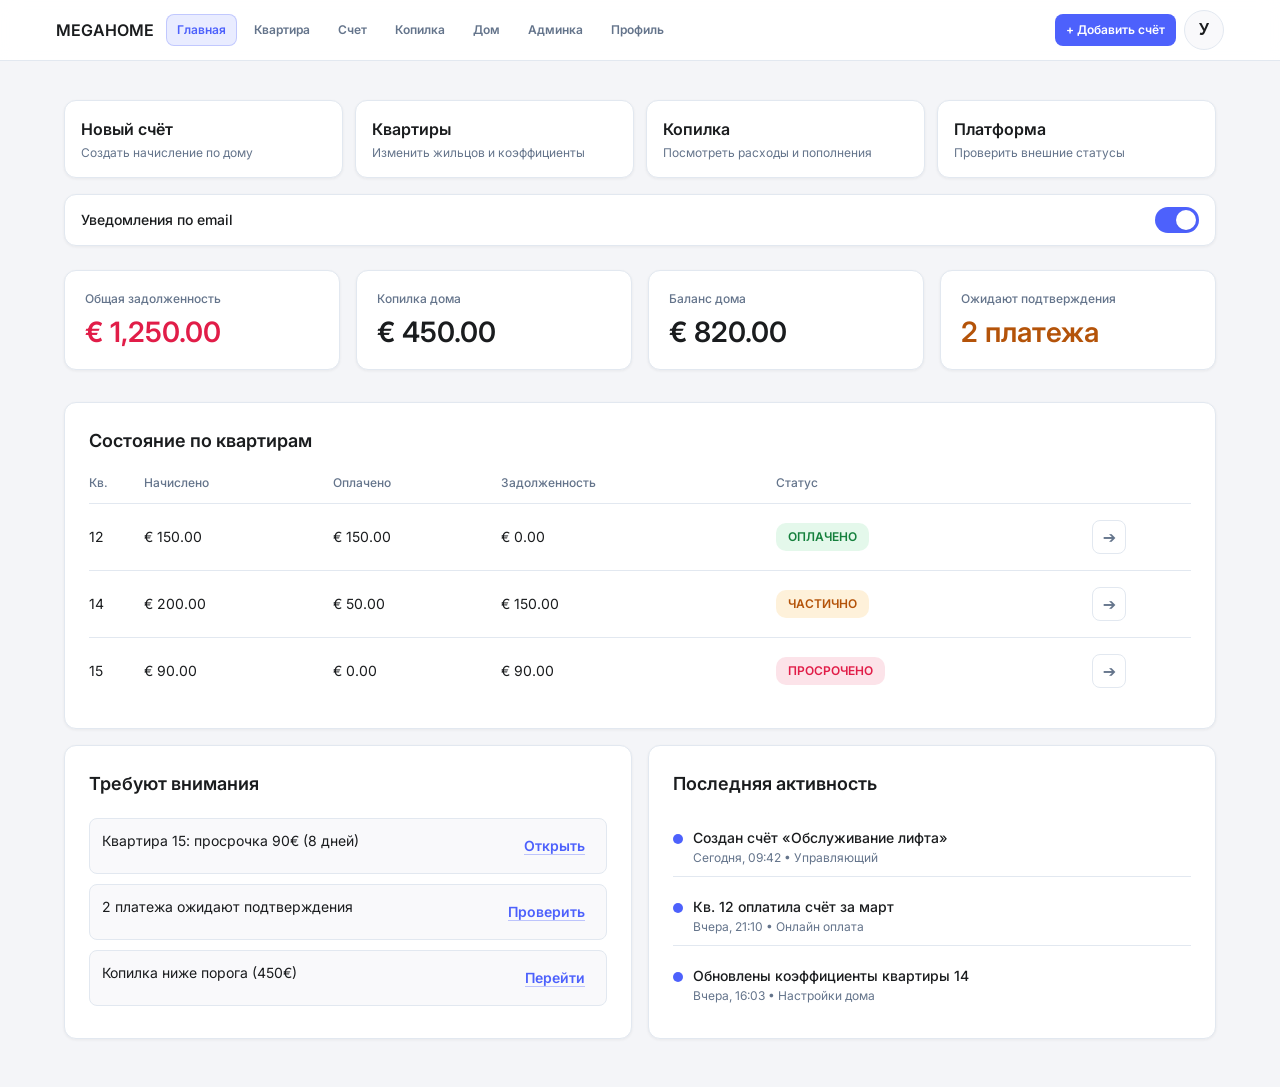
<file: index.html>
<!DOCTYPE html>
<html lang="ru">
<head>
  <meta charset="UTF-8">
  <meta name="viewport" content="width=device-width, initial-scale=1.0">
  <title>Управляющий | MEGAHOME</title>
  <link rel="preconnect" href="https://fonts.googleapis.com">
  <link rel="preconnect" href="https://fonts.gstatic.com" crossorigin>
  <link href="https://fonts.googleapis.com/css2?family=Inter:wght@400;500;600&display=swap" rel="stylesheet">
  <link rel="stylesheet" href="style.css">
</head>
<body class="has-global-nav">

  <header class="global-nav" aria-label="Глобальная навигация">
    <div class="global-nav-inner">
      <a href="index.html" class="global-brand">MEGAHOME</a>
      <input type="checkbox" id="global-nav-toggle" class="global-nav-check" aria-label="Открыть меню">
      <label for="global-nav-toggle" class="global-nav-toggle" aria-hidden="true">
        <span></span><span></span><span></span>
      </label>
      <nav class="global-links">
        <a href="index.html" class="global-link is-active">Главная</a>
        <a href="apartment.html" class="global-link">Квартира</a>
        <a href="add-expense.html" class="global-link">Счет</a>
        <a href="piggy-bank.html" class="global-link">Копилка</a>
        <a href="home-settings.html" class="global-link">Дом</a>
        <a href="platform-admin.html" class="global-link">Админка</a>
        <a href="profile-settings.html" class="global-link">Профиль</a>
      </nav>
      <div class="global-nav-actions">
        <button type="button" class="btn-primary btn-nav-compact" id="openAddAccountModal" aria-haspopup="dialog">
          + Добавить счёт
        </button>
        <button type="button" class="profile-avatar profile-avatar--nav" id="openProfileSheet" aria-haspopup="dialog" aria-label="Меню профиля">
          У
        </button>
      </div>
    </div>
  </header>

  <div class="dashboard-wrapper">
    <main class="content">
      <section class="quick-actions">
        <a href="add-expense.html" class="quick-action surface-card">
          <span class="quick-action-title">Новый счёт</span>
          <span class="quick-action-text">Создать начисление по дому</span>
        </a>
        <a href="home-settings.html" class="quick-action surface-card">
          <span class="quick-action-title">Квартиры</span>
          <span class="quick-action-text">Изменить жильцов и коэффициенты</span>
        </a>
        <a href="piggy-bank.html" class="quick-action surface-card">
          <span class="quick-action-title">Копилка</span>
          <span class="quick-action-text">Посмотреть расходы и пополнения</span>
        </a>
        <a href="platform-admin.html" class="quick-action surface-card">
          <span class="quick-action-title">Платформа</span>
          <span class="quick-action-text">Проверить внешние статусы</span>
        </a>
      </section>

      <div class="toggle-row toggle-row--wide">
        <span class="toggle-label" id="label-email-notify">Уведомления по email</span>
        <label class="toggle">
          <input type="checkbox" class="toggle-input" id="toggle-email" aria-labelledby="label-email-notify" checked>
          <span class="toggle-track"><span class="toggle-thumb"></span></span>
        </label>
      </div>

      <section class="metrics-grid">
        <div class="metric-card surface-card">
          <span class="metric-label">Общая задолженность</span>
          <h2 class="metric-value danger">€ 1,250.00</h2>
        </div>
        <div class="metric-card surface-card">
          <span class="metric-label">Копилка дома</span>
          <h2 class="metric-value">€ 450.00</h2>
        </div>
        <div class="metric-card surface-card">
          <span class="metric-label">Баланс дома</span>
          <h2 class="metric-value">€ 820.00</h2>
        </div>
        <div class="metric-card surface-card">
          <span class="metric-label">Ожидают подтверждения</span>
          <h2 class="metric-value warning">2 платежа</h2>
        </div>
      </section>

      <section class="data-section surface-card">
        <h3 class="section-title">Состояние по квартирам</h3>
        <div class="table-scroll table-scroll--apartments">
          <table class="data-table">
            <thead>
              <tr>
                <th>Кв.</th>
                <th>Начислено</th>
                <th>Оплачено</th>
                <th>Задолженность</th>
                <th>Статус</th>
                <th></th>
              </tr>
            </thead>
            <tbody>
              <tr>
                <td>12</td>
                <td>€ 150.00</td>
                <td>€ 150.00</td>
                <td>€ 0.00</td>
                <td><span class="badge status-tooltip status-tooltip--success">ОПЛАЧЕНО</span></td>
                <td><a href="apartment.html" class="btn-icon" aria-label="Подробнее о квартире 12">➔</a></td>
              </tr>
              <tr>
                <td>14</td>
                <td>€ 200.00</td>
                <td>€ 50.00</td>
                <td>€ 150.00</td>
                <td><span class="badge status-tooltip status-tooltip--warning">ЧАСТИЧНО</span></td>
                <td><a href="home-settings.html" class="btn-icon" aria-label="Подробнее о квартире 14">➔</a></td>
              </tr>
              <tr>
                <td>15</td>
                <td>€ 90.00</td>
                <td>€ 0.00</td>
                <td>€ 90.00</td>
                <td><span class="badge status-tooltip status-tooltip--danger">ПРОСРОЧЕНО</span></td>
                <td><a href="add-expense.html" class="btn-icon" aria-label="Создать счет для квартиры 15">➔</a></td>
              </tr>
            </tbody>
          </table>
        </div>
      </section>

      <section class="dashboard-grid">
        <article class="data-section surface-card">
          <h3 class="section-title">Требуют внимания</h3>
          <ul class="attention-list">
            <li class="attention-item">
              <span class="attention-text">Квартира 15: просрочка 90€ (8 дней)</span>
              <a href="apartment.html" class="hs-btn-text">Открыть</a>
            </li>
            <li class="attention-item">
              <span class="attention-text">2 платежа ожидают подтверждения</span>
              <a href="platform-admin.html" class="hs-btn-text">Проверить</a>
            </li>
            <li class="attention-item">
              <span class="attention-text">Копилка ниже порога (450€)</span>
              <a href="piggy-bank.html" class="hs-btn-text">Перейти</a>
            </li>
          </ul>
        </article>

        <article class="data-section surface-card">
          <h3 class="section-title">Последняя активность</h3>
          <ul class="activity-list">
            <li class="activity-item">
              <span class="activity-dot"></span>
              <div>
                <p class="activity-title">Создан счёт «Обслуживание лифта»</p>
                <p class="activity-meta">Сегодня, 09:42 • Управляющий</p>
              </div>
            </li>
            <li class="activity-item">
              <span class="activity-dot"></span>
              <div>
                <p class="activity-title">Кв. 12 оплатила счёт за март</p>
                <p class="activity-meta">Вчера, 21:10 • Онлайн оплата</p>
              </div>
            </li>
            <li class="activity-item">
              <span class="activity-dot"></span>
              <div>
                <p class="activity-title">Обновлены коэффициенты квартиры 14</p>
                <p class="activity-meta">Вчера, 16:03 • Настройки дома</p>
              </div>
            </li>
          </ul>
        </article>
      </section>
    </main>
  </div>

  <!-- Pop-up: ввод + две кнопки -->
  <div class="modal-backdrop" id="modalBackdrop" role="dialog" aria-modal="true" aria-labelledby="modalTitle" hidden>
    <div class="modal">
      <h2 id="modalTitle" class="modal-title">Новый счёт</h2>
      <p class="modal-body">Укажите название счёта — его увидят жильцы в общем списке.</p>
      <label class="sr-only" for="modalInput">Название счёта</label>
      <input class="modal-field" id="modalInput" type="text" placeholder="Placeholder" autocomplete="off">
      <div class="modal-actions modal-actions--row">
        <button type="button" class="btn-ghost" id="modalCancel">Отмена</button>
        <button type="button" class="btn-primary" id="modalConfirm">Добавить</button>
      </div>
    </div>
  </div>

  <!-- Action Sheet -->
  <div class="action-sheet" id="actionSheet" aria-hidden="true">
    <button type="button" class="action-sheet-backdrop" id="actionSheetBackdrop" aria-label="Закрыть меню"></button>
    <div class="action-sheet-panel">
      <div class="action-sheet-card">
        <div class="action-sheet-header">
          <div class="action-sheet-title">Профиль</div>
          <p class="action-sheet-message">Выберите действие для этой учётной записи.</p>
        </div>
        <ul class="action-sheet-list">
          <li><button type="button" class="action-sheet-item" data-go="home-settings.html">Настройки дома</button></li>
          <li><button type="button" class="action-sheet-item" data-go="add-expense.html">Пригласить жильца</button></li>
          <li><button type="button" class="action-sheet-item action-sheet-item--destructive" data-go="auth.html">Выйти из дома</button></li>
        </ul>
      </div>
      <button type="button" class="action-sheet-cancel" id="actionSheetCancel">Отмена</button>
    </div>
  </div>

  <script>
    (function () {
      var modalBackdrop = document.getElementById("modalBackdrop");
      var openModalBtn = document.getElementById("openAddAccountModal");
      var modalCancel = document.getElementById("modalCancel");
      var modalConfirm = document.getElementById("modalConfirm");
      var modalInput = document.getElementById("modalInput");

      function openModal() {
        modalBackdrop.hidden = false;
        requestAnimationFrame(function () {
          modalBackdrop.classList.add("is-open");
        });
        modalInput.focus();
      }

      function closeModal() {
        modalBackdrop.classList.remove("is-open");
        setTimeout(function () {
          modalBackdrop.hidden = true;
        }, 200);
      }

      openModalBtn.addEventListener("click", openModal);
      modalCancel.addEventListener("click", closeModal);
      modalConfirm.addEventListener("click", function () {
        closeModal();
        window.location.href = "add-expense.html";
      });
      modalBackdrop.addEventListener("click", function (e) {
        if (e.target === modalBackdrop) closeModal();
      });

      var sheet = document.getElementById("actionSheet");
      var sheetBackdrop = document.getElementById("actionSheetBackdrop");
      var sheetCancel = document.getElementById("actionSheetCancel");
      var openSheetBtn = document.getElementById("openProfileSheet");

      function openSheet() {
        sheet.classList.add("is-open");
        sheet.setAttribute("aria-hidden", "false");
      }

      function closeSheet() {
        sheet.classList.remove("is-open");
        sheet.setAttribute("aria-hidden", "true");
      }

      openSheetBtn.addEventListener("click", openSheet);
      sheetBackdrop.addEventListener("click", closeSheet);
      sheetCancel.addEventListener("click", closeSheet);
      sheet.querySelectorAll("[data-go]").forEach(function (btn) {
        btn.addEventListener("click", function () {
          var target = btn.getAttribute("data-go");
          closeSheet();
          if (target) window.location.href = target;
        });
      });

      document.addEventListener("keydown", function (e) {
        if (e.key === "Escape") {
          if (modalBackdrop.classList.contains("is-open")) closeModal();
          if (sheet.classList.contains("is-open")) closeSheet();
        }
      });
    })();
  </script>
</body>
</html>
</file>
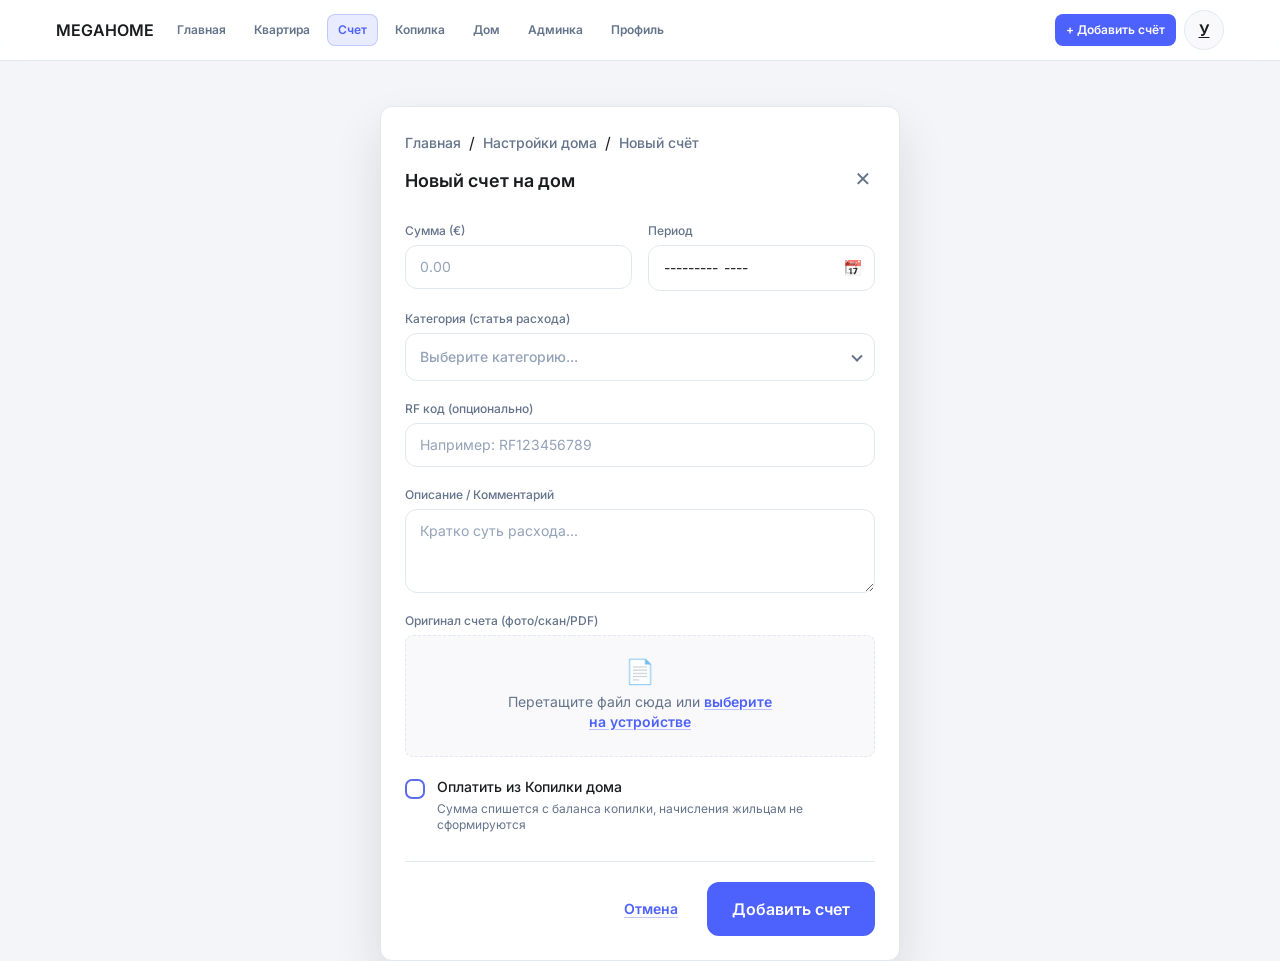
<file: add-expense.html>
<!DOCTYPE html>
<html lang="ru">
<head>
  <meta charset="UTF-8">
  <meta name="viewport" content="width=device-width, initial-scale=1.0">
  <title>Добавить расход | MEGAHOME</title>
  <link rel="preconnect" href="https://fonts.googleapis.com">
  <link rel="preconnect" href="https://fonts.gstatic.com" crossorigin>
  <link href="https://fonts.googleapis.com/css2?family=Inter:wght@400;500;600&display=swap" rel="stylesheet">
  <link rel="stylesheet" href="style.css">
</head>
<body class="page-add-expense has-global-nav">

  <header class="global-nav" aria-label="Глобальная навигация">
    <div class="global-nav-inner">
      <a href="index.html" class="global-brand">MEGAHOME</a>
      <input type="checkbox" id="global-nav-toggle" class="global-nav-check" aria-label="Открыть меню">
      <label for="global-nav-toggle" class="global-nav-toggle" aria-hidden="true">
        <span></span><span></span><span></span>
      </label>
      <nav class="global-links">
        <a href="index.html" class="global-link">Главная</a>
        <a href="apartment.html" class="global-link">Квартира</a>
        <a href="add-expense.html" class="global-link is-active">Счет</a>
        <a href="piggy-bank.html" class="global-link">Копилка</a>
        <a href="home-settings.html" class="global-link">Дом</a>
        <a href="platform-admin.html" class="global-link">Админка</a>
        <a href="profile-settings.html" class="global-link">Профиль</a>
      </nav>
      <div class="global-nav-actions">
        <a href="add-expense.html" class="btn-primary btn-nav-compact">+ Добавить счёт</a>
        <a href="profile-settings.html" class="profile-avatar profile-avatar--nav" aria-label="Личный кабинет">У</a>
      </div>
    </div>
  </header>

  <div class="modal-overlay">
    <div class="form-container surface-card">
      <nav class="app-breadcrumb" aria-label="Быстрые переходы">
        <a href="index.html" class="link-subtle">Главная</a>
        <span aria-hidden="true">/</span>
        <a href="home-settings.html" class="link-subtle">Настройки дома</a>
        <span aria-hidden="true">/</span>
        <a href="add-expense.html" class="link-subtle">Новый счёт</a>
      </nav>
      <header class="form-header">
        <h2 class="form-title">Новый счет на дом</h2>
        <a href="index.html" class="btn-close" aria-label="Закрыть форму"><span aria-hidden="true">✕</span></a>
      </header>

      <form class="expense-form" action="#" method="post">
        <div class="form-row">
          <div class="input-group">
            <label for="amount">Сумма (€)</label>
            <input type="number" id="amount" name="amount" placeholder="0.00" step="0.01" min="0" inputmode="decimal" required>
          </div>
          <div class="input-group">
            <label for="period">Период</label>
            <div class="ds-field-wrap ds-field-wrap--month">
              <input type="month" id="period" name="period" class="ds-field ds-field--month" required>
              <span class="ds-field-icon" aria-hidden="true">📅</span>
            </div>
          </div>
        </div>

        <div class="input-group">
          <label for="category">Категория (статья расхода)</label>
          <div class="ds-select" id="categorySelect">
            <input type="hidden" id="category" name="category" required>
            <button type="button" class="ds-select-trigger" id="categoryTrigger" aria-haspopup="listbox" aria-expanded="false">
              <span class="ds-select-value is-placeholder" id="categoryValue">Выберите категорию...</span>
              <span class="ds-select-chevron" aria-hidden="true"></span>
            </button>
            <div class="ds-select-menu" id="categoryMenu" role="listbox" aria-label="Категория расхода" hidden>
              <button type="button" class="ds-select-option" data-value="electricity" role="option">
                <span class="ds-select-option-title">Общее электричество</span>
                <span class="ds-select-option-sub">По коэффициенту квартиры</span>
              </button>
              <button type="button" class="ds-select-option" data-value="elevator" role="option">
                <span class="ds-select-option-title">Обслуживание лифта</span>
                <span class="ds-select-option-sub">По коэффициенту квартиры</span>
              </button>
              <button type="button" class="ds-select-option" data-value="cleaning" role="option">
                <span class="ds-select-option-title">Уборка</span>
                <span class="ds-select-option-sub">По коэффициенту квартиры</span>
              </button>
              <button type="button" class="ds-select-option" data-value="one_time" role="option">
                <span class="ds-select-option-title">Разовый ремонт</span>
                <span class="ds-select-option-sub">Разовый расход без коэффициента</span>
              </button>
            </div>
          </div>
        </div>

        <div class="input-group">
          <label for="rf-code">RF код (опционально)</label>
          <input type="text" id="rf-code" name="rf_code" placeholder="Например: RF123456789" autocomplete="off">
        </div>

        <div class="input-group">
          <label for="description">Описание / Комментарий</label>
          <textarea id="description" name="description" rows="3" placeholder="Кратко суть расхода..."></textarea>
        </div>

        <div class="input-group">
          <span class="input-label-block" id="invoice-label">Оригинал счета (фото/скан/PDF)</span>
          <div class="file-upload-zone" role="button" tabindex="0" aria-labelledby="invoice-label">
            <div class="upload-icon" aria-hidden="true">📄</div>
            <p>Перетащите файл сюда или <span class="file-upload-link">выберите на устройстве</span></p>
            <input type="file" id="invoice-file" name="invoice" class="hidden-input" accept=".pdf,.jpg,.jpeg,.png,application/pdf,image/jpeg,image/png" required aria-labelledby="invoice-label">
          </div>
        </div>

        <div class="checkbox-group">
          <input type="checkbox" id="piggy-bank" name="from_piggy">
          <label for="piggy-bank">
            Оплатить из Копилки дома
            <span class="hint">Сумма спишется с баланса копилки, начисления жильцам не сформируются</span>
          </label>
        </div>

        <footer class="form-actions">
          <a href="index.html" class="btn-text--form">Отмена</a>
          <button type="submit" class="btn-primary">Добавить счет</button>
        </footer>
      </form>
    </div>
  </div>

  <script>
    (function () {
      var form = document.querySelector(".expense-form");
      if (form) {
        form.addEventListener("submit", function (e) {
          e.preventDefault();
          var fromPiggy = document.getElementById("piggy-bank");
          if (fromPiggy && fromPiggy.checked) {
            window.location.href = "piggy-bank.html";
          } else {
            window.location.href = "index.html";
          }
        });
      }
      var zone = document.querySelector(".file-upload-zone");
      var fileInput = document.getElementById("invoice-file");
      if (zone && fileInput) {
        zone.addEventListener("keydown", function (e) {
          if (e.key === "Enter" || e.key === " ") {
            e.preventDefault();
            fileInput.click();
          }
        });
      }

      var selectRoot = document.getElementById("categorySelect");
      var selectTrigger = document.getElementById("categoryTrigger");
      var selectMenu = document.getElementById("categoryMenu");
      var selectValue = document.getElementById("categoryValue");
      var selectInput = document.getElementById("category");

      function openSelect() {
        if (!selectMenu || !selectTrigger) return;
        selectMenu.hidden = false;
        selectTrigger.setAttribute("aria-expanded", "true");
        selectRoot.classList.add("is-open");
      }

      function closeSelect() {
        if (!selectMenu || !selectTrigger) return;
        selectMenu.hidden = true;
        selectTrigger.setAttribute("aria-expanded", "false");
        selectRoot.classList.remove("is-open");
      }

      if (selectTrigger) {
        selectTrigger.addEventListener("click", function () {
          if (selectMenu.hidden) openSelect();
          else closeSelect();
        });
      }

      if (selectMenu) {
        selectMenu.querySelectorAll(".ds-select-option").forEach(function (opt) {
          opt.addEventListener("click", function () {
            var title = opt.querySelector(".ds-select-option-title");
            var value = opt.getAttribute("data-value");
            if (selectValue && title) selectValue.textContent = title.textContent;
            if (selectValue) selectValue.classList.remove("is-placeholder");
            if (selectInput) selectInput.value = value || "";
            closeSelect();
          });
        });
      }

      document.addEventListener("click", function (e) {
        if (!selectRoot) return;
        if (!selectRoot.contains(e.target)) closeSelect();
      });

      document.addEventListener("keydown", function (e) {
        if (e.key === "Escape") closeSelect();
      });
    })();
  </script>
</body>
</html>
</file>
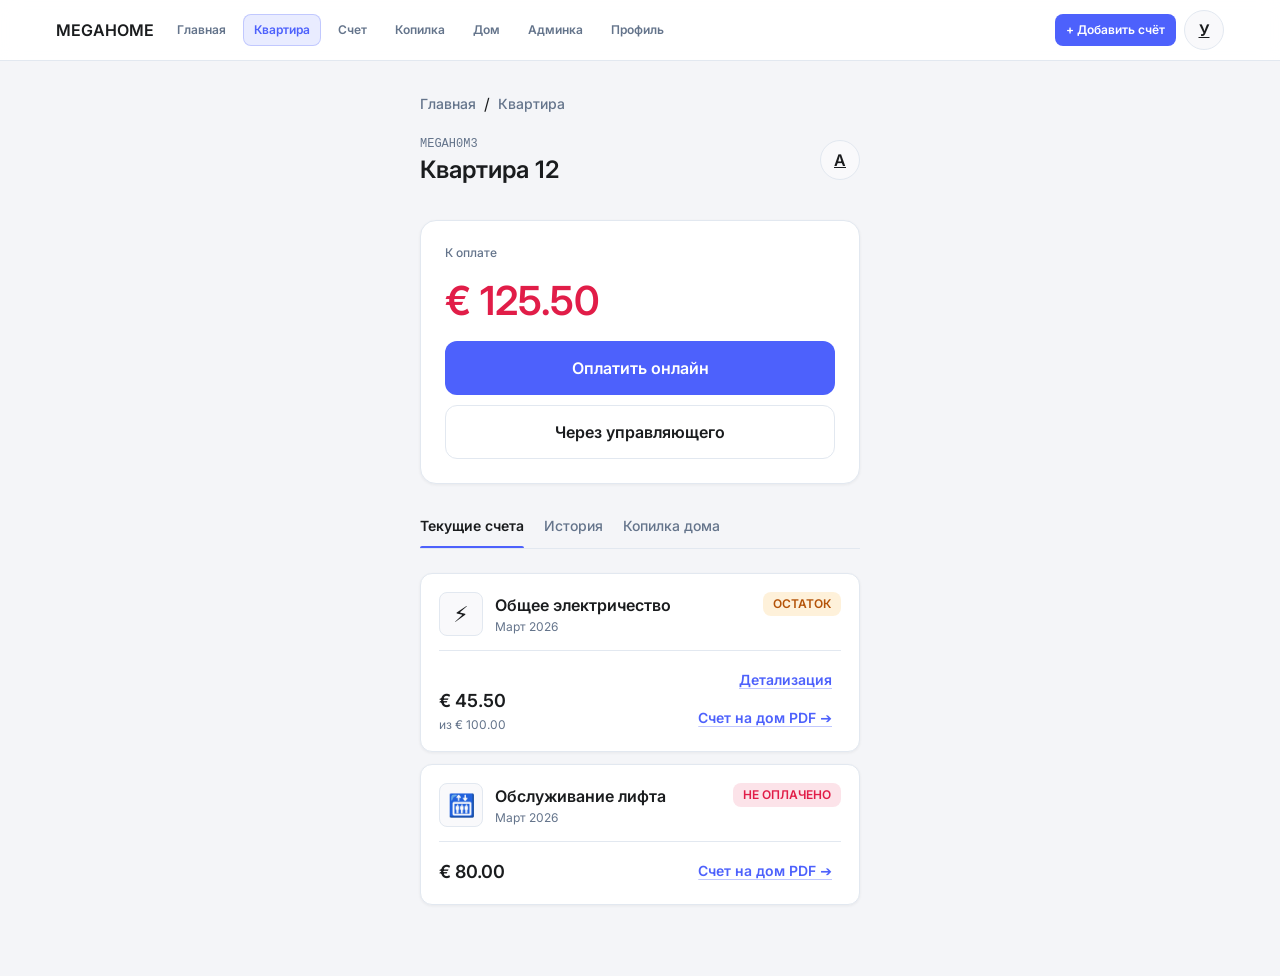
<file: apartment.html>
<!DOCTYPE html>
<html lang="ru">
<head>
  <meta charset="UTF-8">
  <meta name="viewport" content="width=device-width, initial-scale=1.0">
  <title>Моя квартира | MEGAHOME</title>
  <link rel="preconnect" href="https://fonts.googleapis.com">
  <link rel="preconnect" href="https://fonts.gstatic.com" crossorigin>
  <link href="https://fonts.googleapis.com/css2?family=Inter:wght@400;500;600&display=swap" rel="stylesheet">
  <link rel="stylesheet" href="style.css">
</head>
<body class="has-global-nav">

  <header class="global-nav" aria-label="Глобальная навигация">
    <div class="global-nav-inner">
      <a href="index.html" class="global-brand">MEGAHOME</a>
      <input type="checkbox" id="global-nav-toggle" class="global-nav-check" aria-label="Открыть меню">
      <label for="global-nav-toggle" class="global-nav-toggle" aria-hidden="true">
        <span></span><span></span><span></span>
      </label>
      <nav class="global-links">
        <a href="index.html" class="global-link">Главная</a>
        <a href="apartment.html" class="global-link is-active">Квартира</a>
        <a href="add-expense.html" class="global-link">Счет</a>
        <a href="piggy-bank.html" class="global-link">Копилка</a>
        <a href="home-settings.html" class="global-link">Дом</a>
        <a href="platform-admin.html" class="global-link">Админка</a>
        <a href="profile-settings.html" class="global-link">Профиль</a>
      </nav>
      <div class="global-nav-actions">
        <a href="add-expense.html" class="btn-primary btn-nav-compact">+ Добавить счёт</a>
        <a href="profile-settings.html" class="profile-avatar profile-avatar--nav" aria-label="Личный кабинет">У</a>
      </div>
    </div>
  </header>

  <div class="app-container">
    <header class="page-head">
      <nav class="app-breadcrumb" aria-label="Навигация по сайту">
        <a href="index.html" class="link-subtle">Главная</a>
        <span aria-hidden="true">/</span>
        <a href="apartment.html" class="link-subtle">Квартира</a>
      </nav>
      <div class="page-head-row">
        <div class="user-info">
          <span class="subtitle">MEGAH0M3</span>
          <h1>Квартира 12</h1>
        </div>
        <a href="profile-settings.html" class="profile-avatar" aria-label="Перейти в настройки профиля">А</a>
      </div>
    </header>

    <main class="app-content">
      <section class="balance-card surface-card">
        <span class="card-label">К оплате</span>
        <h2 class="balance-total danger">€ 125.50</h2>

        <div class="action-buttons">
          <button type="button" class="btn-primary btn-block">Оплатить онлайн</button>
          <button type="button" class="btn-secondary btn-block">Через управляющего</button>
        </div>
      </section>

      <nav class="section-tabs" role="tablist" aria-label="Разделы счетов">
        <button type="button" class="tab active" role="tab" aria-selected="true" data-tab="current">Текущие счета</button>
        <button type="button" class="tab" role="tab" aria-selected="false" data-tab="history">История</button>
        <a href="piggy-bank.html" class="tab tab-link" role="tab" aria-selected="false">Копилка дома</a>
      </nav>

      <section class="charges-list" aria-label="Текущие начисления">
        <article class="charge-item surface-card">
          <div class="charge-header">
            <div class="charge-title-group">
              <div class="charge-icon" aria-hidden="true">⚡</div>
              <div>
                <h3 class="charge-title">Общее электричество</h3>
                <span class="charge-period">Март 2026</span>
              </div>
            </div>
            <span class="badge badge-warning">ОСТАТОК</span>
          </div>

          <div class="charge-details">
            <div class="amount-group">
              <span class="charge-amount">€ 45.50</span>
              <span class="charge-original">из € 100.00</span>
            </div>
            <div class="charge-actions-col">
              <a href="charge-detail.html" class="btn-text">Детализация</a>
              <button type="button" class="btn-text" data-open="pdf">Счет на дом PDF ➔</button>
            </div>
          </div>
        </article>

        <article class="charge-item surface-card">
          <div class="charge-header">
            <div class="charge-title-group">
              <div class="charge-icon" aria-hidden="true">🛗</div>
              <div>
                <h3 class="charge-title">Обслуживание лифта</h3>
                <span class="charge-period">Март 2026</span>
              </div>
            </div>
            <span class="badge badge-danger">НЕ ОПЛАЧЕНО</span>
          </div>

          <div class="charge-details">
            <div class="amount-group">
              <span class="charge-amount">€ 80.00</span>
            </div>
            <button type="button" class="btn-text" data-open="pdf">Счет на дом PDF ➔</button>
          </div>
        </article>
      </section>
    </main>
  </div>

  <script>
    (function () {
      var historyTab = document.querySelector('[data-tab="history"]');
      if (historyTab) {
        historyTab.addEventListener("click", function () {
          window.location.href = "piggy-bank.html";
        });
      }

      var payOnlineBtn = document.querySelector(".action-buttons .btn-primary");
      if (payOnlineBtn) {
        payOnlineBtn.addEventListener("click", function () {
          window.location.href = "charge-detail.html";
        });
      }

      var managerPayBtn = document.querySelector(".action-buttons .btn-secondary");
      if (managerPayBtn) {
        managerPayBtn.addEventListener("click", function () {
          window.location.href = "add-expense.html";
        });
      }

      document.querySelectorAll('[data-open="pdf"]').forEach(function (btn) {
        btn.addEventListener("click", function () {
          alert("Открываем PDF счета (демо).");
        });
      });
    })();
  </script>
</body>
</html>
</file>
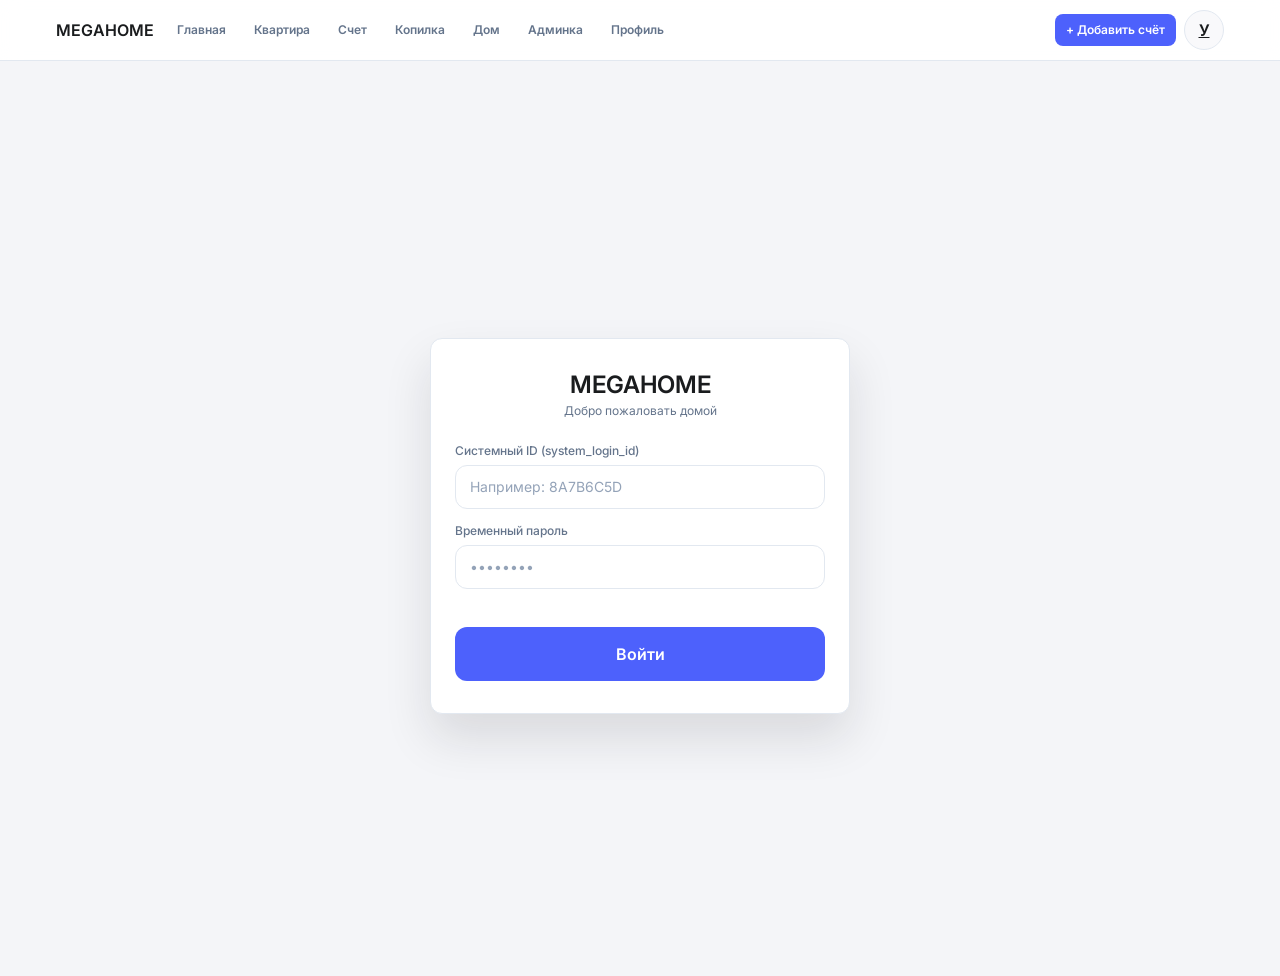
<file: auth.html>
<!DOCTYPE html>
<html lang="ru">
<head>
  <meta charset="UTF-8">
  <meta name="viewport" content="width=device-width, initial-scale=1.0">
  <title>Вход | MEGAHOME</title>
  <link rel="preconnect" href="https://fonts.googleapis.com">
  <link rel="preconnect" href="https://fonts.gstatic.com" crossorigin>
  <link href="https://fonts.googleapis.com/css2?family=Inter:wght@400;500;600&display=swap" rel="stylesheet">
  <link rel="stylesheet" href="style.css">
</head>
<body class="page-auth has-global-nav">

  <header class="global-nav" aria-label="Глобальная навигация">
    <div class="global-nav-inner">
      <a href="index.html" class="global-brand">MEGAHOME</a>
      <input type="checkbox" id="global-nav-toggle" class="global-nav-check" aria-label="Открыть меню">
      <label for="global-nav-toggle" class="global-nav-toggle" aria-hidden="true">
        <span></span><span></span><span></span>
      </label>
      <nav class="global-links">
        <a href="index.html" class="global-link">Главная</a>
        <a href="apartment.html" class="global-link">Квартира</a>
        <a href="add-expense.html" class="global-link">Счет</a>
        <a href="piggy-bank.html" class="global-link">Копилка</a>
        <a href="home-settings.html" class="global-link">Дом</a>
        <a href="platform-admin.html" class="global-link">Админка</a>
        <a href="profile-settings.html" class="global-link">Профиль</a>
      </nav>
      <div class="global-nav-actions">
        <a href="add-expense.html" class="btn-primary btn-nav-compact">+ Добавить счёт</a>
        <a href="profile-settings.html" class="profile-avatar profile-avatar--nav" aria-label="Личный кабинет">У</a>
      </div>
    </div>
  </header>

  <div class="auth-wrapper">
    <div class="auth-card surface-card">
      <div class="brand-header text-center">
        <h1>MEGAHOME</h1>
        <p class="subtitle">Добро пожаловать домой</p>
      </div>

      <form class="auth-step active" id="step-login" action="#" method="post">
        <div class="input-group">
          <label for="login-id">Системный ID (system_login_id)</label>
          <input type="text" id="login-id" placeholder="Например: 8A7B6C5D" required>
        </div>
        <div class="input-group">
          <label for="temp-password">Временный пароль</label>
          <input type="password" id="temp-password" placeholder="••••••••" required>
        </div>
        <button type="button" class="btn-primary w-100 mt-4">Войти</button>
      </form>

      <form class="auth-step" id="step-register" style="display: none;" action="#" method="post">
        <div class="alert-box">
          Для безопасности задайте email и новый пароль. Вход по системному ID будет отключен.
        </div>
        <div class="input-group">
          <label for="reg-email">Ваш Email</label>
          <input type="email" id="reg-email" placeholder="mail@example.com" required>
        </div>
        <div class="input-group">
          <label for="reg-password">Новый пароль</label>
          <input type="password" id="reg-password" placeholder="••••••••" required>
        </div>
        <button type="submit" class="btn-primary w-100 mt-4">Завершить регистрацию</button>
      </form>
    </div>
  </div>

  <script>
    (function () {
      var loginStep = document.getElementById("step-login");
      var registerStep = document.getElementById("step-register");
      var loginBtn = loginStep ? loginStep.querySelector(".btn-primary") : null;

      function showRegisterStep() {
        if (!loginStep || !registerStep) return;
        loginStep.style.display = "none";
        loginStep.classList.remove("active");
        registerStep.style.display = "flex";
        registerStep.classList.add("active");
      }

      if (loginBtn) {
        loginBtn.addEventListener("click", showRegisterStep);
      }

      if (registerStep) {
        registerStep.addEventListener("submit", function (e) {
          e.preventDefault();
          window.location.href = "index.html";
        });
      }
    })();
  </script>
</body>
</html>
</file>
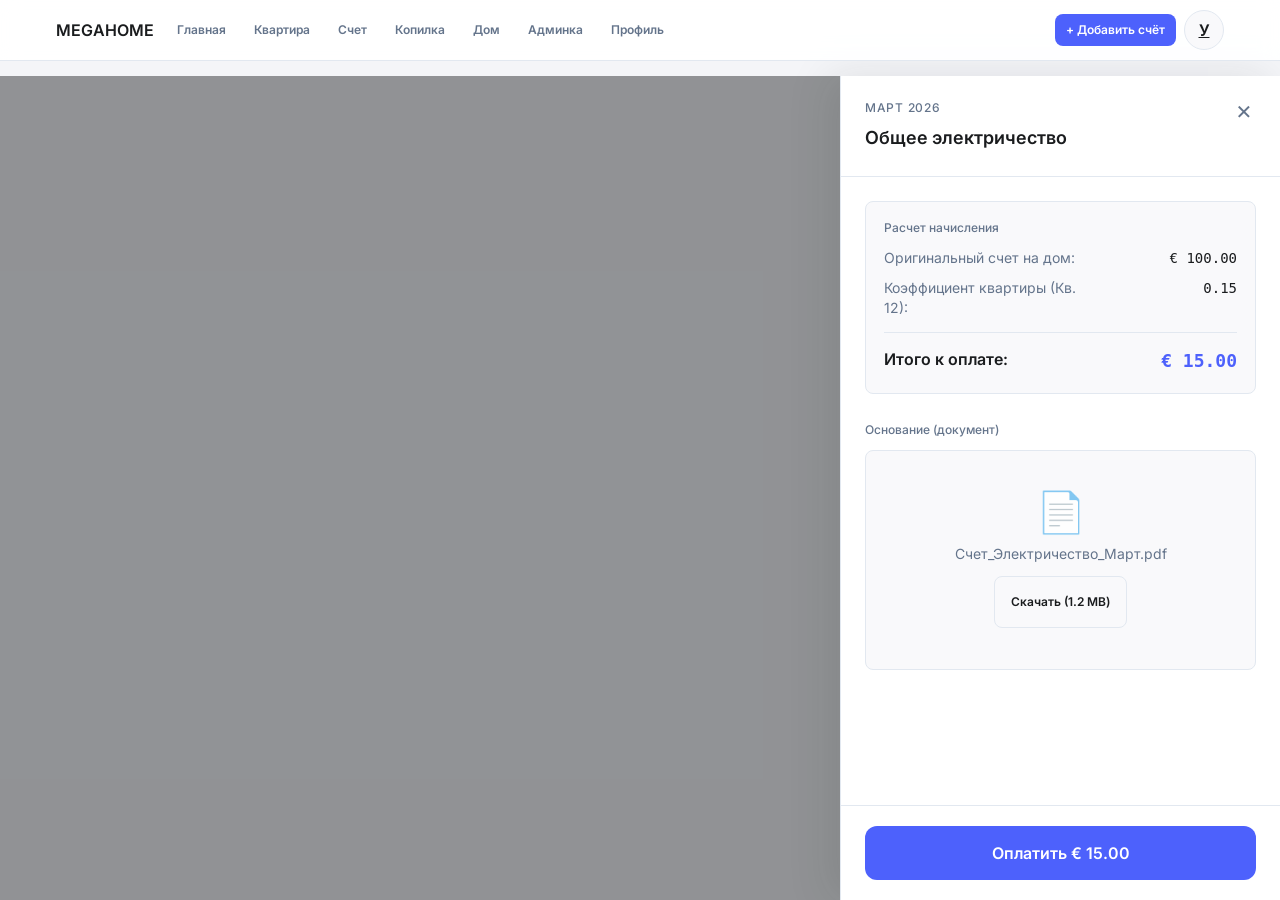
<file: charge-detail.html>
<!DOCTYPE html>
<html lang="ru">
<head>
  <meta charset="UTF-8">
  <meta name="viewport" content="width=device-width, initial-scale=1.0">
  <title>Детализация начисления | MEGAHOME</title>
  <link rel="preconnect" href="https://fonts.googleapis.com">
  <link rel="preconnect" href="https://fonts.gstatic.com" crossorigin>
  <link href="https://fonts.googleapis.com/css2?family=Inter:wght@400;500;600&display=swap" rel="stylesheet">
  <link rel="stylesheet" href="style.css">
</head>
<body class="page-charge-drawer has-global-nav">

  <header class="global-nav" aria-label="Глобальная навигация">
    <div class="global-nav-inner">
      <a href="index.html" class="global-brand">MEGAHOME</a>
      <input type="checkbox" id="global-nav-toggle" class="global-nav-check" aria-label="Открыть меню">
      <label for="global-nav-toggle" class="global-nav-toggle" aria-hidden="true">
        <span></span><span></span><span></span>
      </label>
      <nav class="global-links">
        <a href="index.html" class="global-link">Главная</a>
        <a href="apartment.html" class="global-link">Квартира</a>
        <a href="add-expense.html" class="global-link">Счет</a>
        <a href="piggy-bank.html" class="global-link">Копилка</a>
        <a href="home-settings.html" class="global-link">Дом</a>
        <a href="platform-admin.html" class="global-link">Админка</a>
        <a href="profile-settings.html" class="global-link">Профиль</a>
      </nav>
      <div class="global-nav-actions">
        <a href="add-expense.html" class="btn-primary btn-nav-compact">+ Добавить счёт</a>
        <a href="profile-settings.html" class="profile-avatar profile-avatar--nav" aria-label="Личный кабинет">У</a>
      </div>
    </div>
  </header>

  <div class="drawer-overlay">
    <a href="apartment.html" class="drawer-dismiss" aria-label="Закрыть панель"></a>

    <aside class="drawer" role="dialog" aria-modal="true" aria-labelledby="drawer-title">
      <header class="drawer-header">
        <div class="header-titles">
          <span class="subtitle drawer-period">Март 2026</span>
          <h2 id="drawer-title" class="drawer-title">Общее электричество</h2>
        </div>
        <a href="apartment.html" class="btn-close" aria-label="Закрыть"><span aria-hidden="true">✕</span></a>
      </header>

      <div class="drawer-content">
        <section class="calculation-block" aria-labelledby="calc-heading">
          <h3 id="calc-heading" class="drawer-section-label">Расчет начисления</h3>

          <div class="calc-row">
            <span class="calc-label">Оригинальный счет на дом:</span>
            <span class="calc-value">€ 100.00</span>
          </div>

          <div class="calc-row">
            <span class="calc-label">Коэффициент квартиры (Кв. 12):</span>
            <span class="calc-value">0.15</span>
          </div>

          <hr class="drawer-divider">

          <div class="calc-row result-row">
            <span class="calc-label">Итого к оплате:</span>
            <span class="calc-value calc-value--total">€ 15.00</span>
          </div>
        </section>

        <section class="document-block" aria-labelledby="doc-heading">
          <h3 id="doc-heading" class="drawer-section-label">Основание (документ)</h3>

          <div class="document-viewer">
            <div class="pdf-placeholder">
              <span class="pdf-icon" aria-hidden="true">📄</span>
              <p class="pdf-name">Счет_Электричество_Март.pdf</p>
              <button type="button" class="btn-outline" id="downloadPdfBtn">Скачать (1.2 MB)</button>
            </div>
          </div>
        </section>
      </div>

      <footer class="drawer-footer">
        <button type="button" class="btn-primary btn-block" id="payChargeBtn">Оплатить € 15.00</button>
      </footer>
    </aside>
  </div>

  <script>
    (function () {
      var downloadBtn = document.getElementById("downloadPdfBtn");
      var payBtn = document.getElementById("payChargeBtn");

      if (downloadBtn) {
        downloadBtn.addEventListener("click", function () {
          alert("Скачивание документа начато (демо).");
        });
      }

      if (payBtn) {
        payBtn.addEventListener("click", function () {
          window.location.href = "auth.html";
        });
      }
    })();
  </script>
</body>
</html>
</file>
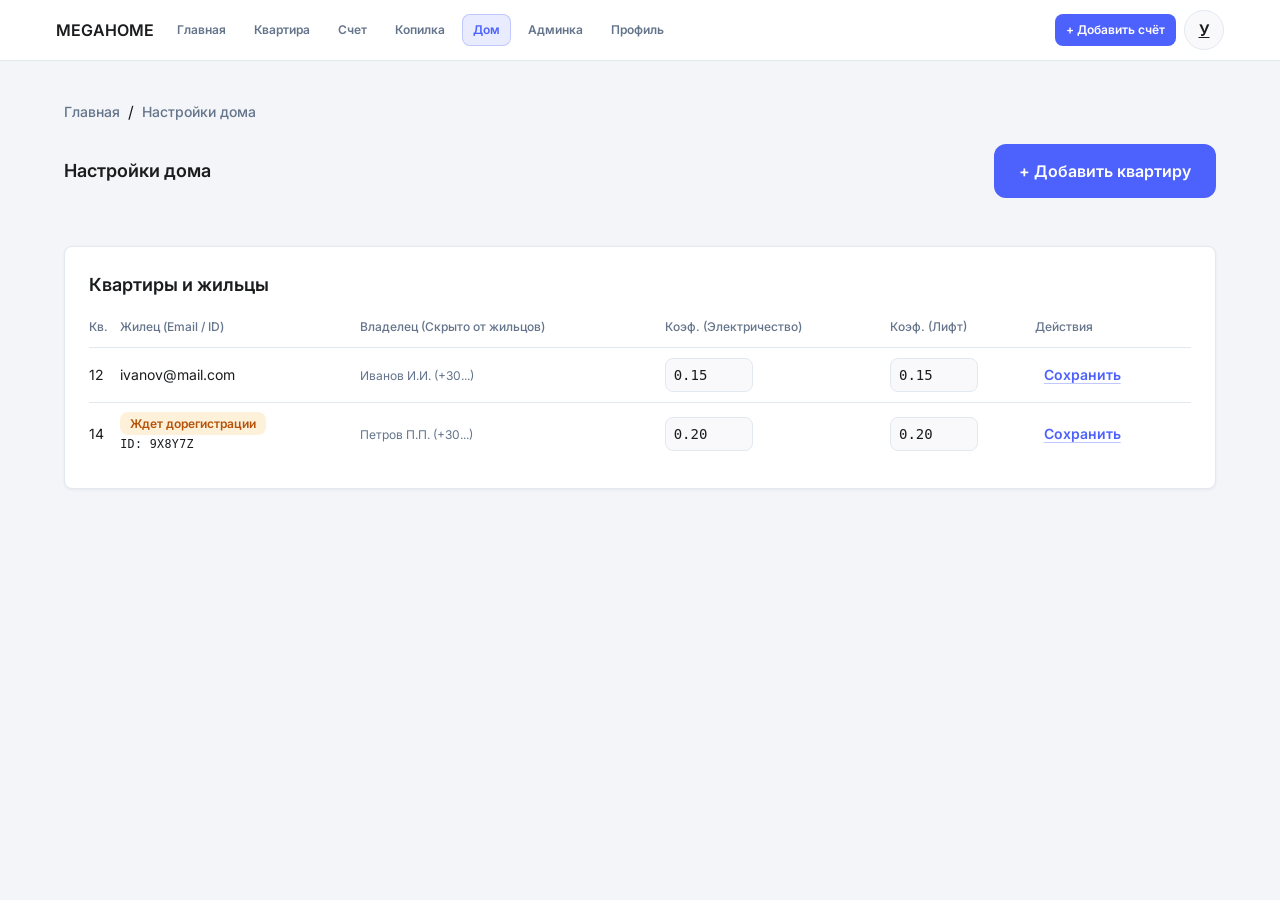
<file: home-settings.html>
<!DOCTYPE html>
<html lang="ru">
<head>
  <meta charset="UTF-8">
  <meta name="viewport" content="width=device-width, initial-scale=1.0">
  <title>Настройки дома | MEGAHOME</title>
  <link rel="preconnect" href="https://fonts.googleapis.com">
  <link rel="preconnect" href="https://fonts.gstatic.com" crossorigin>
  <link href="https://fonts.googleapis.com/css2?family=Inter:wght@400;500;600&display=swap" rel="stylesheet">
  <link rel="stylesheet" href="style.css">
</head>
<body class="has-global-nav">

  <header class="global-nav" aria-label="Глобальная навигация">
    <div class="global-nav-inner">
      <a href="index.html" class="global-brand">MEGAHOME</a>
      <input type="checkbox" id="global-nav-toggle" class="global-nav-check" aria-label="Открыть меню">
      <label for="global-nav-toggle" class="global-nav-toggle" aria-hidden="true">
        <span></span><span></span><span></span>
      </label>
      <nav class="global-links">
        <a href="index.html" class="global-link">Главная</a>
        <a href="apartment.html" class="global-link">Квартира</a>
        <a href="add-expense.html" class="global-link">Счет</a>
        <a href="piggy-bank.html" class="global-link">Копилка</a>
        <a href="home-settings.html" class="global-link is-active">Дом</a>
        <a href="platform-admin.html" class="global-link">Админка</a>
        <a href="profile-settings.html" class="global-link">Профиль</a>
      </nav>
      <div class="global-nav-actions">
        <a href="add-expense.html" class="btn-primary btn-nav-compact">+ Добавить счёт</a>
        <a href="profile-settings.html" class="profile-avatar profile-avatar--nav" aria-label="Личный кабинет">У</a>
      </div>
    </div>
  </header>

  <div class="dashboard-wrapper home-settings-page">
    <header class="page-head">
      <nav class="app-breadcrumb" aria-label="Навигация по разделу">
        <a href="index.html" class="link-subtle">Главная</a>
        <span aria-hidden="true">/</span>
        <a href="home-settings.html" class="link-subtle">Настройки дома</a>
      </nav>
      <div class="top-bar">
        <h2 class="text-s1">Настройки дома</h2>
        <button type="button" class="btn-primary" id="addApartmentBtn">+ Добавить квартиру</button>
      </div>
    </header>

    <main class="content">
      <section class="data-section surface-card geometric-grid">
        <h3 class="section-title">Квартиры и жильцы</h3>

        <div class="table-scroll table-scroll--settings">
          <table class="data-table density-high">
            <thead>
              <tr>
                <th>Кв.</th>
                <th>Жилец (Email / ID)</th>
                <th>Владелец (Скрыто от жильцов)</th>
                <th>Коэф. (Электричество)</th>
                <th>Коэф. (Лифт)</th>
                <th>Действия</th>
              </tr>
            </thead>
            <tbody>
              <tr>
                <td>12</td>
                <td><span class="user-email">ivanov@mail.com</span></td>
                <td><span class="owner-info">Иванов И.И. (+30...)</span></td>
                <td><input type="number" class="inline-input" value="0.15" step="0.01"></td>
                <td><input type="number" class="inline-input" value="0.15" step="0.01"></td>
                <td><button type="button" class="hs-btn-text" data-save="12">Сохранить</button></td>
              </tr>
              <tr>
                <td>14</td>
                <td>
                  <span class="badge badge-warning">Ждет дорегистрации</span><br>
                  <small class="mono-text">ID: 9X8Y7Z</small>
                </td>
                <td><span class="owner-info">Петров П.П. (+30...)</span></td>
                <td><input type="number" class="inline-input" value="0.20" step="0.01"></td>
                <td><input type="number" class="inline-input" value="0.20" step="0.01"></td>
                <td><button type="button" class="hs-btn-text" data-save="14">Сохранить</button></td>
              </tr>
            </tbody>
          </table>
        </div>
      </section>
    </main>
  </div>

  <script>
    (function () {
      var addBtn = document.getElementById("addApartmentBtn");
      if (addBtn) {
        addBtn.addEventListener("click", function () {
          window.location.href = "add-expense.html";
        });
      }

      document.querySelectorAll("[data-save]").forEach(function (btn) {
        btn.addEventListener("click", function () {
          var apt = btn.getAttribute("data-save");
          alert("Коэффициенты для квартиры " + apt + " сохранены.");
        });
      });
    })();
  </script>
</body>
</html>
</file>
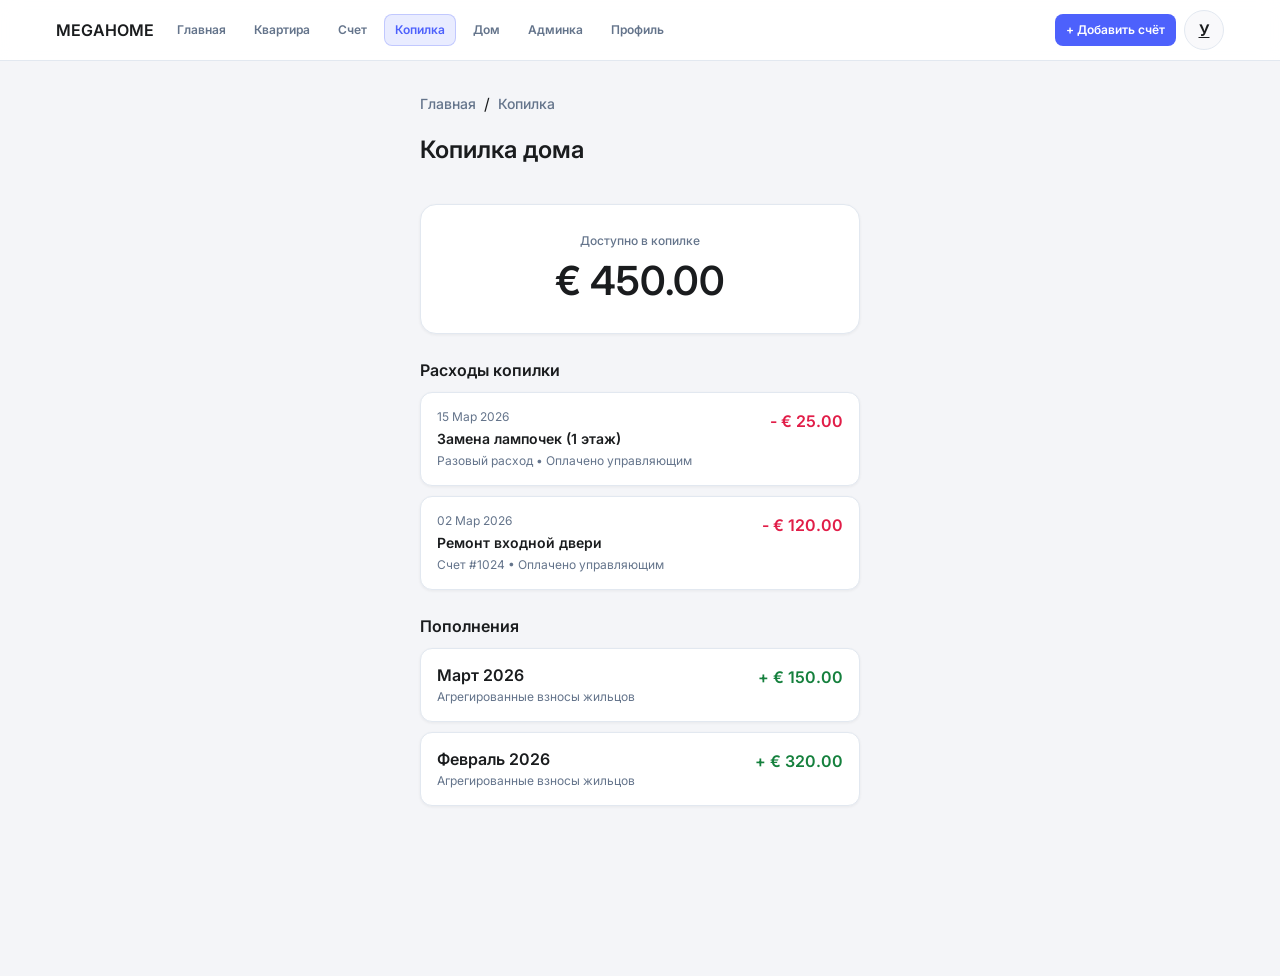
<file: piggy-bank.html>
<!DOCTYPE html>
<html lang="ru">
<head>
  <meta charset="UTF-8">
  <meta name="viewport" content="width=device-width, initial-scale=1.0">
  <title>Копилка дома | MEGAHOME</title>
  <link rel="preconnect" href="https://fonts.googleapis.com">
  <link rel="preconnect" href="https://fonts.gstatic.com" crossorigin>
  <link href="https://fonts.googleapis.com/css2?family=Inter:wght@400;500;600&display=swap" rel="stylesheet">
  <link rel="stylesheet" href="style.css">
</head>
<body class="has-global-nav">

  <header class="global-nav" aria-label="Глобальная навигация">
    <div class="global-nav-inner">
      <a href="index.html" class="global-brand">MEGAHOME</a>
      <input type="checkbox" id="global-nav-toggle" class="global-nav-check" aria-label="Открыть меню">
      <label for="global-nav-toggle" class="global-nav-toggle" aria-hidden="true">
        <span></span><span></span><span></span>
      </label>
      <nav class="global-links">
        <a href="index.html" class="global-link">Главная</a>
        <a href="apartment.html" class="global-link">Квартира</a>
        <a href="add-expense.html" class="global-link">Счет</a>
        <a href="piggy-bank.html" class="global-link is-active">Копилка</a>
        <a href="home-settings.html" class="global-link">Дом</a>
        <a href="platform-admin.html" class="global-link">Админка</a>
        <a href="profile-settings.html" class="global-link">Профиль</a>
      </nav>
      <div class="global-nav-actions">
        <a href="add-expense.html" class="btn-primary btn-nav-compact">+ Добавить счёт</a>
        <a href="profile-settings.html" class="profile-avatar profile-avatar--nav" aria-label="Личный кабинет">У</a>
      </div>
    </div>
  </header>

  <div class="piggy-page app-container">
    <header class="page-head">
      <nav class="app-breadcrumb" aria-label="Быстрые переходы">
        <a href="index.html" class="link-subtle">Главная</a>
        <span aria-hidden="true">/</span>
        <a href="piggy-bank.html" class="link-subtle">Копилка</a>
      </nav>
      <h1>Копилка дома</h1>
    </header>

    <main class="app-content">
      <section class="piggy-balance-card surface-card">
        <span class="card-label">Доступно в копилке</span>
        <h2 class="balance-total">€ 450.00</h2>
      </section>

      <section class="piggy-transaction-section" aria-labelledby="piggy-expenses-title">
        <h3 id="piggy-expenses-title" class="piggy-section-title">Расходы копилки</h3>
        <div class="piggy-transaction-list">
          <article class="piggy-transaction-item surface-card">
            <div class="piggy-tx-info">
              <span class="piggy-tx-date">15 Мар 2026</span>
              <h4 class="piggy-tx-title">Замена лампочек (1 этаж)</h4>
              <span class="piggy-tx-basis">Разовый расход • Оплачено управляющим</span>
            </div>
            <a href="charge-detail.html" class="piggy-tx-amount piggy-tx-amount--danger">- € 25.00</a>
          </article>

          <article class="piggy-transaction-item surface-card">
            <div class="piggy-tx-info">
              <span class="piggy-tx-date">02 Мар 2026</span>
              <h4 class="piggy-tx-title">Ремонт входной двери</h4>
              <span class="piggy-tx-basis">Счет #1024 • Оплачено управляющим</span>
            </div>
            <a href="charge-detail.html" class="piggy-tx-amount piggy-tx-amount--danger">- € 120.00</a>
          </article>
        </div>
      </section>

      <section class="piggy-transaction-section" aria-labelledby="piggy-topup-title">
        <h3 id="piggy-topup-title" class="piggy-section-title">Пополнения</h3>
        <div class="piggy-transaction-list">
          <article class="piggy-transaction-item piggy-transaction-item--aggregated surface-card">
            <div class="piggy-tx-info">
              <h4 class="piggy-tx-title">Март 2026</h4>
              <span class="piggy-tx-basis">Агрегированные взносы жильцов</span>
            </div>
            <a href="apartment.html" class="piggy-tx-amount piggy-tx-amount--success">+ € 150.00</a>
          </article>

          <article class="piggy-transaction-item piggy-transaction-item--aggregated surface-card">
            <div class="piggy-tx-info">
              <h4 class="piggy-tx-title">Февраль 2026</h4>
              <span class="piggy-tx-basis">Агрегированные взносы жильцов</span>
            </div>
            <a href="apartment.html" class="piggy-tx-amount piggy-tx-amount--success">+ € 320.00</a>
          </article>
        </div>
      </section>
    </main>
  </div>

</body>
</html>
</file>
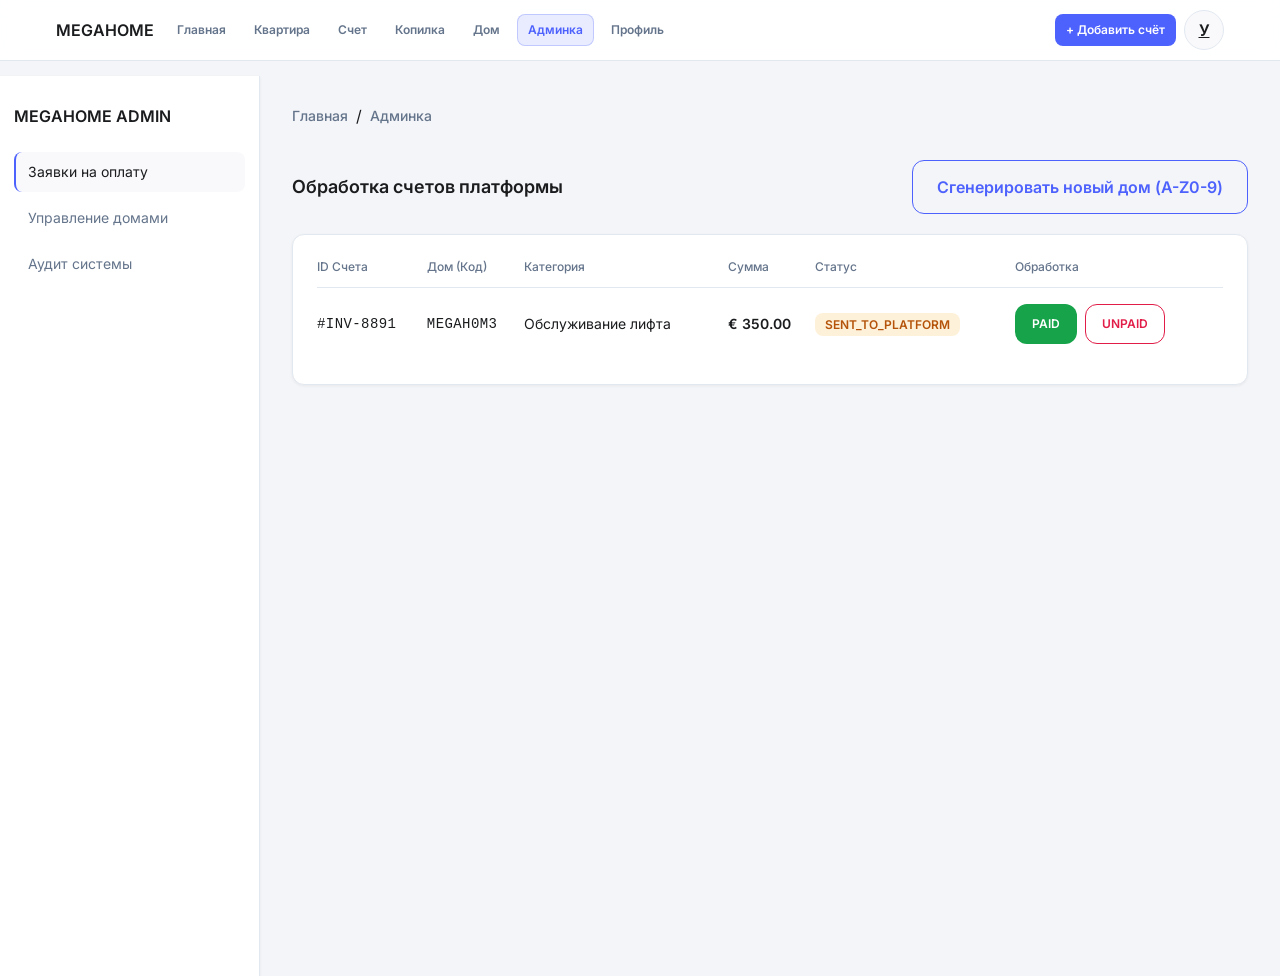
<file: platform-admin.html>
<!DOCTYPE html>
<html lang="ru">
<head>
  <meta charset="UTF-8">
  <meta name="viewport" content="width=device-width, initial-scale=1.0">
  <title>Админка платформы | MEGAHOME</title>
  <link rel="preconnect" href="https://fonts.googleapis.com">
  <link rel="preconnect" href="https://fonts.gstatic.com" crossorigin>
  <link href="https://fonts.googleapis.com/css2?family=Inter:wght@400;500;600&display=swap" rel="stylesheet">
  <link rel="stylesheet" href="style.css">
</head>
<body class="has-global-nav">

  <header class="global-nav" aria-label="Глобальная навигация">
    <div class="global-nav-inner">
      <a href="index.html" class="global-brand">MEGAHOME</a>
      <input type="checkbox" id="global-nav-toggle" class="global-nav-check" aria-label="Открыть меню">
      <label for="global-nav-toggle" class="global-nav-toggle" aria-hidden="true">
        <span></span><span></span><span></span>
      </label>
      <nav class="global-links">
        <a href="index.html" class="global-link">Главная</a>
        <a href="apartment.html" class="global-link">Квартира</a>
        <a href="add-expense.html" class="global-link">Счет</a>
        <a href="piggy-bank.html" class="global-link">Копилка</a>
        <a href="home-settings.html" class="global-link">Дом</a>
        <a href="platform-admin.html" class="global-link is-active">Админка</a>
        <a href="profile-settings.html" class="global-link">Профиль</a>
      </nav>
      <div class="global-nav-actions">
        <a href="add-expense.html" class="btn-primary btn-nav-compact">+ Добавить счёт</a>
        <a href="profile-settings.html" class="profile-avatar profile-avatar--nav" aria-label="Личный кабинет">У</a>
      </div>
    </div>
  </header>

  <div class="admin-layout">
    <aside class="sidebar surface-card geometric-sidebar">
      <div class="brand">MEGAHOME ADMIN</div>
      <nav class="nav-menu">
        <a href="platform-admin.html" class="nav-item active">Заявки на оплату</a>
        <a href="home-settings.html" class="nav-item">Управление домами</a>
        <a href="index.html" class="nav-item">Аудит системы</a>
      </nav>
    </aside>

    <main class="admin-content">
      <nav class="app-breadcrumb" aria-label="Навигация по разделу">
        <a href="index.html" class="link-subtle">Главная</a>
        <span aria-hidden="true">/</span>
        <a href="platform-admin.html" class="link-subtle">Админка</a>
      </nav>
      <header class="admin-header">
        <h2 class="text-s1">Обработка счетов платформы</h2>
        <button type="button" class="btn-outline" id="generateHouseBtn">Сгенерировать новый дом (A-Z0-9)</button>
      </header>

      <div class="surface-card data-section geometric-grid">
        <table class="data-table">
          <thead>
            <tr>
              <th>ID Счета</th>
              <th>Дом (Код)</th>
              <th>Категория</th>
              <th>Сумма</th>
              <th>Статус</th>
              <th>Обработка</th>
            </tr>
          </thead>
          <tbody>
            <tr>
              <td class="mono-text">#INV-8891</td>
              <td class="mono-text">MEGAH0M3</td>
              <td>Обслуживание лифта</td>
              <td class="font-bold">€ 350.00</td>
              <td><span class="badge badge-warning" id="invoiceStatus">SENT_TO_PLATFORM</span></td>
              <td class="action-cell">
                <button type="button" class="btn-success-solid" data-status="paid">PAID</button>
                <button type="button" class="btn-danger-solid" data-status="unpaid">UNPAID</button>
              </td>
            </tr>
          </tbody>
        </table>
      </div>
    </main>
  </div>

  <script>
    (function () {
      var statusNode = document.getElementById("invoiceStatus");
      var generateBtn = document.getElementById("generateHouseBtn");

      if (generateBtn) {
        generateBtn.addEventListener("click", function () {
          window.location.href = "home-settings.html";
        });
      }

      document.querySelectorAll("[data-status]").forEach(function (btn) {
        btn.addEventListener("click", function () {
          if (!statusNode) return;
          var type = btn.getAttribute("data-status");
          if (type === "paid") {
            statusNode.textContent = "PAID";
            statusNode.className = "badge badge-success";
          } else {
            statusNode.textContent = "UNPAID";
            statusNode.className = "badge badge-danger";
          }
        });
      });
    })();
  </script>
</body>
</html>
</file>
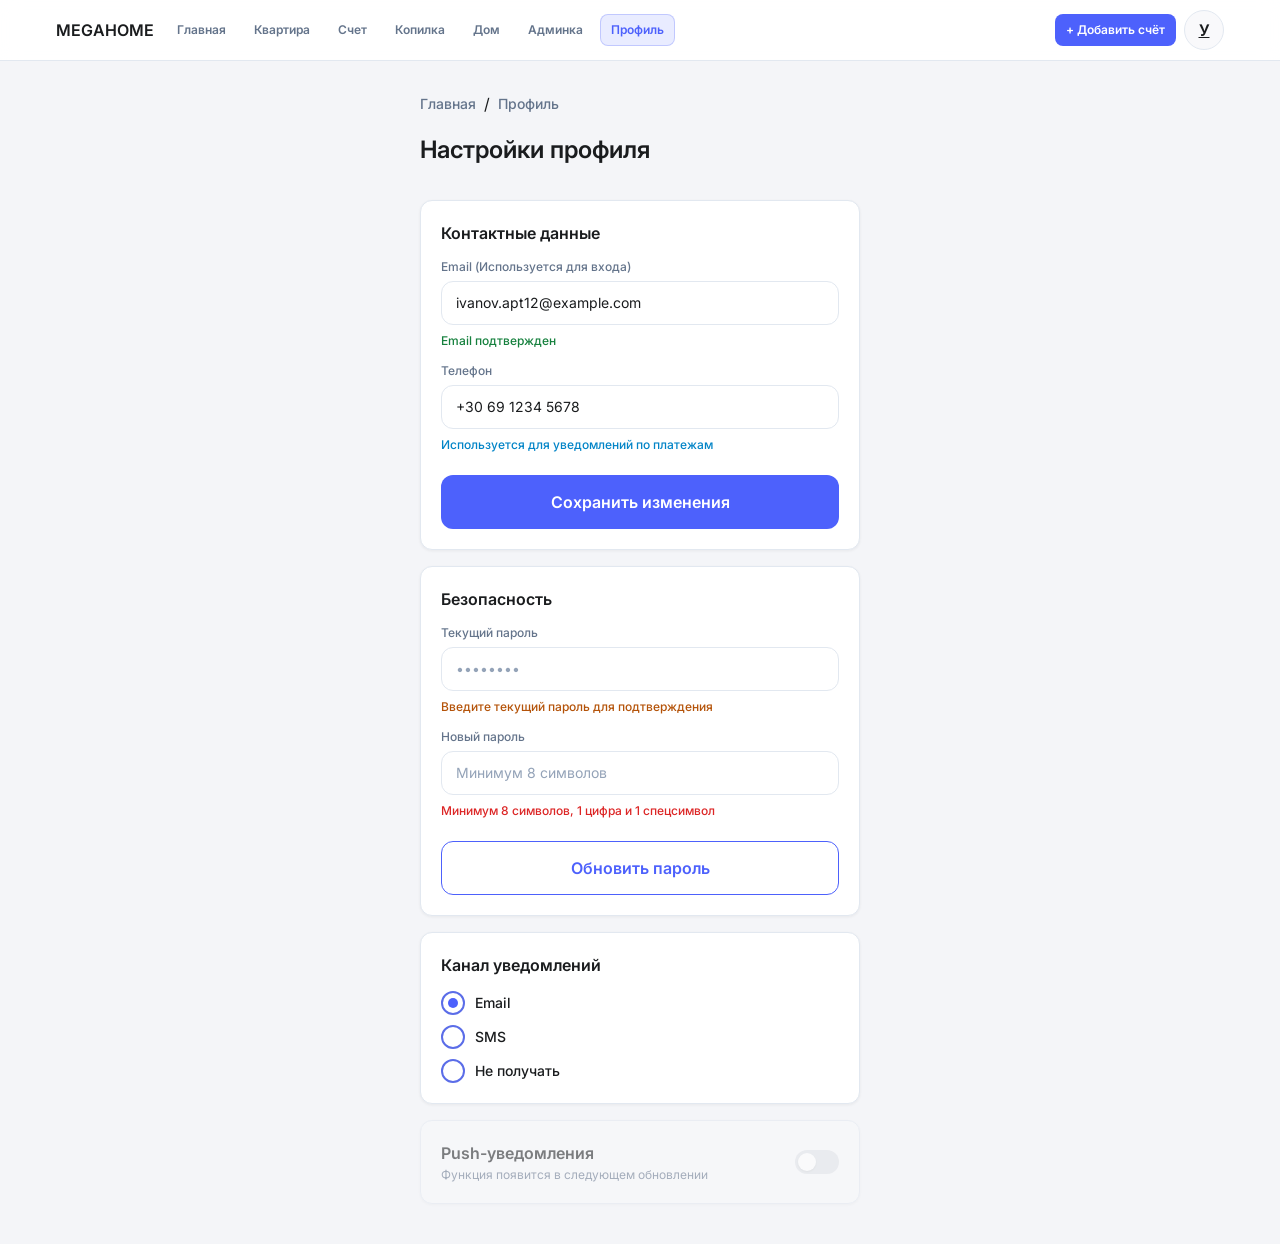
<file: profile-settings.html>
<!DOCTYPE html>
<html lang="ru">
<head>
  <meta charset="UTF-8">
  <meta name="viewport" content="width=device-width, initial-scale=1.0">
  <title>Настройки профиля | MEGAHOME</title>
  <link rel="preconnect" href="https://fonts.googleapis.com">
  <link rel="preconnect" href="https://fonts.gstatic.com" crossorigin>
  <link href="https://fonts.googleapis.com/css2?family=Inter:wght@400;500;600&display=swap" rel="stylesheet">
  <link rel="stylesheet" href="style.css">
</head>
<body class="has-global-nav">

  <header class="global-nav" aria-label="Глобальная навигация">
    <div class="global-nav-inner">
      <a href="index.html" class="global-brand">MEGAHOME</a>
      <input type="checkbox" id="global-nav-toggle" class="global-nav-check" aria-label="Открыть меню">
      <label for="global-nav-toggle" class="global-nav-toggle" aria-hidden="true">
        <span></span><span></span><span></span>
      </label>
      <nav class="global-links">
        <a href="index.html" class="global-link">Главная</a>
        <a href="apartment.html" class="global-link">Квартира</a>
        <a href="add-expense.html" class="global-link">Счет</a>
        <a href="piggy-bank.html" class="global-link">Копилка</a>
        <a href="home-settings.html" class="global-link">Дом</a>
        <a href="platform-admin.html" class="global-link">Админка</a>
        <a href="profile-settings.html" class="global-link is-active">Профиль</a>
      </nav>
      <div class="global-nav-actions">
        <a href="add-expense.html" class="btn-primary btn-nav-compact">+ Добавить счёт</a>
        <a href="profile-settings.html" class="profile-avatar profile-avatar--nav" aria-label="Личный кабинет">У</a>
      </div>
    </div>
  </header>

  <div class="app-container profile-settings-page">
    <header class="page-head">
      <nav class="app-breadcrumb" aria-label="Навигация по сайту">
        <a href="index.html" class="link-subtle">Главная</a>
        <span aria-hidden="true">/</span>
        <a href="profile-settings.html" class="link-subtle">Профиль</a>
      </nav>
      <h1>Настройки профиля</h1>
    </header>

    <main class="app-content settings-layout">
      <section class="settings-section surface-card">
        <h3 class="settings-section-label">Контактные данные</h3>

        <div class="input-group input-group--success">
          <label for="email">Email (Используется для входа)</label>
          <input type="email" id="email" value="ivanov.apt12@example.com">
          <p class="input-helper helper-success">Email подтвержден</p>
        </div>

        <div class="input-group input-group--info">
          <label for="phone">Телефон</label>
          <input type="tel" id="phone" value="+30 69 1234 5678">
          <p class="input-helper helper-info">Используется для уведомлений по платежам</p>
        </div>

        <button type="button" class="btn-primary mt-2" id="saveProfileBtn">Сохранить изменения</button>
      </section>

      <section class="settings-section surface-card">
        <h3 class="settings-section-label">Безопасность</h3>

        <div class="input-group input-group--warning">
          <label for="current-password">Текущий пароль</label>
          <input type="password" id="current-password" placeholder="••••••••">
          <p class="input-helper helper-warning">Введите текущий пароль для подтверждения</p>
        </div>

        <div class="input-group input-group--error">
          <label for="new-password">Новый пароль</label>
          <input type="password" id="new-password" placeholder="Минимум 8 символов">
          <p class="input-helper helper-error">Минимум 8 символов, 1 цифра и 1 спецсимвол</p>
        </div>

        <button type="button" class="btn-outline mt-2" id="updatePasswordBtn">Обновить пароль</button>
      </section>

      <section class="settings-section surface-card">
        <h3 class="settings-section-label">Канал уведомлений</h3>
        <div class="radio-group" role="radiogroup" aria-label="Канал уведомлений">
          <label class="radio-option">
            <input type="radio" name="notify-channel" value="email" checked>
            <span class="radio-mark"></span>
            <span>Email</span>
          </label>
          <label class="radio-option">
            <input type="radio" name="notify-channel" value="sms">
            <span class="radio-mark"></span>
            <span>SMS</span>
          </label>
          <label class="radio-option">
            <input type="radio" name="notify-channel" value="none">
            <span class="radio-mark"></span>
            <span>Не получать</span>
          </label>
        </div>
      </section>

      <section class="settings-section surface-card opacity-muted">
        <div class="section-header-row">
          <div>
            <h3 class="settings-section-label mb-0">Push-уведомления</h3>
            <p class="hint">Функция появится в следующем обновлении</p>
          </div>
          <label class="toggle-switch disabled">
            <input type="checkbox" disabled>
            <span class="toggle-slider"></span>
          </label>
        </div>
      </section>
    </main>
  </div>

  <script>
    (function () {
      var saveBtn = document.getElementById("saveProfileBtn");
      var updatePwdBtn = document.getElementById("updatePasswordBtn");

      if (saveBtn) {
        saveBtn.addEventListener("click", function () {
          alert("Контактные данные сохранены.");
        });
      }

      if (updatePwdBtn) {
        updatePwdBtn.addEventListener("click", function () {
          alert("Пароль обновлен.");
        });
      }
    })();
  </script>
</body>
</html>
</file>
<file: style.css>
/* Дизайн-система: токены (Action Sheet, Pop-Up, Toggle, типографика Inter) */
:root {
  --color-primary: #4d61fc;
  --color-primary-hover: #3d4fe0;
  --color-primary-focus-ring: rgba(77, 97, 252, 0.35);
  --color-destructive: #e11d48;
  --color-destructive-hover: #c5163d;

  --color-bg-page: #f4f5f8;
  --color-bg-surface: #ffffff;
  --color-bg-muted: #f9f9fb;
  --color-border: #e2e8f0;

  --color-text: #1a1c1e;
  --color-text-muted: #64748b;

  --color-toggle-off: #e1e4e8;
  --color-toggle-off-hover: #d1d5db;
  --color-toggle-knob: #ffffff;

  --font-family: "Inter", system-ui, -apple-system, "Segoe UI", sans-serif;

  --radius-sm: 8px;
  --radius-md: 12px;
  --radius-lg: 16px;
  --radius-pill: 999px;

  --shadow-modal: 0 24px 48px rgba(26, 28, 30, 0.12);
  --shadow-card: 0 1px 3px rgba(26, 28, 30, 0.06);

  /* Типографика (px из спецификации) */
  --h5-size: 24px;
  --h5-lh: 28px;
  --s1-size: 18px;
  --s1-lh: 28px;
  --s2-size: 16px;
  --s2-lh: 24px;
  --b1-size: 16px;
  --b1-lh: 24px;
  --b3-size: 14px;
  --b3-lh: 20px;
  --c1-size: 12px;
  --c1-lh: 16px;
  --label-size: 12px;
  --label-lh: 16px;
  --btn-large-size: 16px;
  --btn-large-lh: 20px;
}

* {
  box-sizing: border-box;
  margin: 0;
  padding: 0;
}

body {
  background-color: var(--color-bg-page);
  color: var(--color-text);
  font-family: var(--font-family);
  font-size: var(--b1-size);
  line-height: var(--b1-lh);
  font-weight: 400;
  letter-spacing: 0;
  -webkit-font-smoothing: antialiased;
  scrollbar-gutter: stable;
}

body.has-global-nav {
  padding-top: 76px;
}

.global-nav {
  position: fixed;
  top: 0;
  left: 0;
  right: 0;
  z-index: 1200;
  background: rgba(255, 255, 255, 0.92);
  backdrop-filter: blur(10px);
  -webkit-backdrop-filter: blur(10px);
  border-bottom: 1px solid var(--color-border);
}

.global-nav-inner {
  width: min(1200px, 100%);
  max-width: 1200px;
  margin: 0 auto;
  padding: 10px 16px;
  display: flex;
  align-items: center;
  gap: 12px;
  position: relative;
}

.global-brand {
  font-size: var(--s2-size);
  line-height: var(--s2-lh);
  font-weight: 600;
  color: var(--color-text);
  text-decoration: none;
  white-space: nowrap;
}

.global-links {
  display: flex;
  align-items: center;
  gap: 6px;
  flex-wrap: wrap;
  flex: 1;
}

.global-link {
  display: inline-flex;
  align-items: center;
  justify-content: center;
  min-height: 32px;
  padding: 6px 10px;
  border-radius: var(--radius-sm);
  border: 1px solid transparent;
  color: var(--color-text-muted);
  text-decoration: none;
  font-size: var(--c1-size);
  line-height: var(--c1-lh);
  font-weight: 600;
  transition: color 0.15s ease, background-color 0.15s ease, border-color 0.15s ease;
}

.global-link:hover {
  color: var(--color-primary);
  background: rgba(77, 97, 252, 0.08);
}

.global-link.is-active {
  color: var(--color-primary);
  background: rgba(77, 97, 252, 0.12);
  border-color: rgba(77, 97, 252, 0.26);
}

.global-nav-actions {
  display: flex;
  align-items: center;
  gap: 8px;
  margin-left: auto;
}

.global-nav-check {
  position: absolute;
  opacity: 0;
  pointer-events: none;
}

.global-nav-toggle {
  display: none;
  width: 32px;
  height: 32px;
  border: 1px solid var(--color-border);
  border-radius: var(--radius-sm);
  align-items: center;
  justify-content: center;
  flex-direction: column;
  gap: 4px;
  cursor: pointer;
  background: #ffffff;
}

.global-nav-toggle span {
  width: 14px;
  height: 2px;
  border-radius: 2px;
  background: #64748b;
  transition: transform 0.15s ease, opacity 0.15s ease;
}

.btn-nav-compact {
  min-height: 32px;
  padding: 6px 10px;
  border-radius: var(--radius-sm);
  font-size: var(--c1-size);
  line-height: var(--c1-lh);
}

.global-nav-actions .btn-primary.btn-nav-compact {
  min-height: 32px;
  padding: 6px 10px;
  font-size: var(--c1-size);
  line-height: var(--c1-lh);
  border-radius: var(--radius-sm);
}

.profile-avatar--nav {
  width: 40px;
  height: 40px;
}

@media (max-width: 980px) {
  body.has-global-nav {
    padding-top: 64px;
  }

  body.page-charge-drawer.has-global-nav .drawer-overlay {
    top: 64px;
    height: calc(100vh - 64px);
  }

  .global-nav-inner {
    flex-wrap: nowrap;
    min-height: 52px;
    gap: 8px;
  }

  .global-nav-actions {
    order: 2;
    gap: 6px;
  }

  .global-nav-toggle {
    display: inline-flex;
    order: 3;
    flex-shrink: 0;
  }

  .global-links {
    order: 4;
    position: absolute;
    left: 16px;
    right: 16px;
    top: calc(100% + 6px);
    display: none;
    flex-direction: column;
    align-items: stretch;
    gap: 4px;
    padding: 8px;
    border: 1px solid var(--color-border);
    border-radius: var(--radius-md);
    background: #ffffff;
    box-shadow: 0 12px 28px rgba(26, 28, 30, 0.12);
    z-index: 30;
  }

  .global-link {
    justify-content: flex-start;
    min-height: 34px;
  }

  .global-nav-check:checked ~ .global-links {
    display: flex;
  }

  .global-nav-check:checked + .global-nav-toggle span:nth-child(1) {
    transform: translateY(6px) rotate(45deg);
  }

  .global-nav-check:checked + .global-nav-toggle span:nth-child(2) {
    opacity: 0;
  }

  .global-nav-check:checked + .global-nav-toggle span:nth-child(3) {
    transform: translateY(-6px) rotate(-45deg);
  }

  .profile-avatar--nav {
    display: none;
  }

  .global-brand {
    font-size: 14px;
    line-height: 18px;
  }

  .global-nav-actions .btn-primary.btn-nav-compact {
    min-height: 30px;
    padding: 5px 8px;
    font-size: 11px;
    line-height: 14px;
    white-space: nowrap;
  }

  .page-add-expense .modal-overlay {
    padding-top: 30px;
  }
}

body.page-charge-drawer.has-global-nav .drawer-overlay {
  top: 76px;
  height: calc(100vh - 76px);
}

/* Типографика */
.text-h5 {
  font-size: var(--h5-size);
  line-height: var(--h5-lh);
  font-weight: 600;
  letter-spacing: 0;
}

.text-s1 {
  font-size: var(--s1-size);
  line-height: var(--s1-lh);
  font-weight: 600;
  letter-spacing: 0;
}

.text-s2 {
  font-size: var(--s2-size);
  line-height: var(--s2-lh);
  font-weight: 600;
  letter-spacing: 0;
}

.text-b3 {
  font-size: var(--b3-size);
  line-height: var(--b3-lh);
  font-weight: 400;
  letter-spacing: 0;
}

.text-b3-medium {
  font-size: var(--b3-size);
  line-height: var(--b3-lh);
  font-weight: 500;
  letter-spacing: 0;
}

.text-label {
  font-size: var(--label-size);
  line-height: var(--label-lh);
  font-weight: 500;
  letter-spacing: 0;
}

.text-c1 {
  font-size: var(--c1-size);
  line-height: var(--c1-lh);
  font-weight: 400;
  letter-spacing: 0;
}

.dashboard-wrapper {
  max-width: 1200px;
  margin: 0 auto;
  padding: 24px 24px 48px;
  width: 100%;
  min-width: 0;
}

/* Карточки / поверхности */
.surface-card {
  background: var(--color-bg-surface);
  border: 1px solid var(--color-border);
  border-radius: var(--radius-md);
  box-shadow: var(--shadow-card);
  max-width: 100%;
}

.content,
.app-content,
.admin-content,
.dashboard-grid,
.quick-actions {
  min-width: 0;
}

/* Шапка */
.top-bar {
  display: flex;
  justify-content: space-between;
  align-items: center;
  flex-wrap: wrap;
  gap: 16px;
  margin-bottom: 32px;
}

.brand h1 {
  font-size: var(--h5-size);
  line-height: var(--h5-lh);
  font-weight: 600;
  letter-spacing: 0;
}

.brand-meta {
  display: flex;
  flex-direction: column;
  gap: 4px;
}

.house-code {
  font-size: var(--c1-size);
  line-height: var(--c1-lh);
  color: var(--color-text-muted);
  font-family: ui-monospace, "Cascadia Code", monospace;
  background: var(--color-bg-muted);
  padding: 4px 8px;
  border-radius: var(--radius-sm);
  border: 1px solid var(--color-border);
  width: fit-content;
}

.actions {
  display: flex;
  gap: 12px;
  align-items: center;
}

.actions-form-link {
  padding: 8px 4px;
  white-space: nowrap;
}

/* Кнопка Large: Semi Bold 16 / 20 */
.btn-primary {
  background-color: var(--color-primary);
  color: #ffffff;
  border: none;
  padding: 10px 20px;
  font-family: inherit;
  font-size: var(--btn-large-size);
  line-height: var(--btn-large-lh);
  font-weight: 600;
  letter-spacing: 0;
  border-radius: var(--radius-sm);
  cursor: pointer;
  transition: background-color 0.15s ease, box-shadow 0.15s ease;
}

.btn-primary:hover {
  background-color: var(--color-primary-hover);
}

.btn-primary:focus-visible {
  outline: none;
  box-shadow: 0 0 0 3px var(--color-primary-focus-ring);
}

.btn-ghost {
  background: transparent;
  color: var(--color-primary);
  border: 1px solid var(--color-primary);
  padding: 10px 18px;
  font-family: inherit;
  font-size: var(--btn-large-size);
  line-height: var(--btn-large-lh);
  font-weight: 600;
  border-radius: var(--radius-sm);
  cursor: pointer;
  transition: background-color 0.15s ease, color 0.15s ease;
}

.btn-ghost:hover {
  background: rgba(77, 97, 252, 0.06);
}

.btn-ghost:focus-visible {
  outline: none;
  box-shadow: 0 0 0 3px var(--color-primary-focus-ring);
}

.profile-avatar {
  width: 40px;
  height: 40px;
  background: var(--color-bg-muted);
  border: 1px solid var(--color-border);
  border-radius: 50%;
  display: flex;
  align-items: center;
  justify-content: center;
  font-weight: 600;
  font-size: var(--s2-size);
  color: var(--color-text);
  cursor: pointer;
  transition: border-color 0.15s ease, box-shadow 0.15s ease;
}

.profile-avatar:hover {
  border-color: var(--color-primary);
}

.profile-avatar:focus-visible {
  outline: none;
  box-shadow: 0 0 0 3px var(--color-primary-focus-ring);
}

/* Метрики */
.metrics-grid {
  display: grid;
  grid-template-columns: repeat(auto-fit, minmax(240px, 1fr));
  gap: 16px;
  margin-bottom: 32px;
}

.metric-card {
  padding: 20px;
  display: flex;
  flex-direction: column;
  gap: 8px;
}

.metric-label {
  font-size: var(--label-size);
  line-height: var(--label-lh);
  font-weight: 500;
  color: var(--color-text-muted);
  letter-spacing: 0;
}

.metric-value {
  font-size: 28px;
  line-height: 34px;
  font-weight: 600;
  letter-spacing: 0;
  color: var(--color-text);
}

.metric-value.danger {
  color: var(--color-destructive);
}

.metric-value.warning {
  color: #b45309;
}

/* Секция таблицы */
.data-section {
  padding: 24px;
}

.section-title {
  font-size: var(--s1-size);
  line-height: var(--s1-lh);
  font-weight: 600;
  margin-bottom: 20px;
  color: var(--color-text);
}

.data-table {
  width: 100%;
  border-collapse: collapse;
  text-align: left;
}

.data-table th {
  color: var(--color-text-muted);
  font-weight: 500;
  font-size: var(--label-size);
  line-height: var(--label-lh);
  padding-bottom: 12px;
  border-bottom: 1px solid var(--color-border);
}

.data-table td {
  padding: 16px 0;
  border-bottom: 1px solid var(--color-border);
  font-size: var(--b3-size);
  line-height: var(--b3-lh);
}

.data-table tr:last-child td {
  border-bottom: none;
}

.badge {
  font-size: var(--c1-size);
  line-height: var(--c1-lh);
  font-weight: 600;
  padding: 4px 10px;
  border-radius: var(--radius-sm);
  letter-spacing: 0;
}

.badge-success {
  background: rgba(34, 197, 94, 0.12);
  color: #15803d;
}

.badge-warning {
  background: rgba(245, 158, 11, 0.15);
  color: #b45309;
}

.badge-danger {
  background: rgba(225, 29, 72, 0.12);
  color: var(--color-destructive);
}

/* Статусы таблицы в стиле tooltip */
.status-tooltip {
  position: relative;
  display: inline-flex;
  align-items: center;
  justify-content: center;
  min-height: 28px;
  padding: 6px 12px;
  border-radius: 10px;
  font-size: var(--c1-size);
  line-height: var(--c1-lh);
  font-weight: 600;
  letter-spacing: 0;
}

.status-tooltip--success {
  background: rgba(34, 197, 94, 0.12);
  color: #15803d;
}

.status-tooltip--warning {
  background: rgba(245, 158, 11, 0.15);
  color: #b45309;
}

.status-tooltip--danger {
  background: rgba(225, 29, 72, 0.12);
  color: var(--color-destructive);
}

.btn-icon {
  background: none;
  border: none;
  color: var(--color-text-muted);
  cursor: pointer;
  padding: 8px;
  border-radius: var(--radius-sm);
  font-size: 16px;
  transition: color 0.15s ease, background 0.15s ease;
}

.btn-icon:hover {
  color: var(--color-primary);
  background: var(--color-bg-muted);
}

.btn-icon:focus-visible {
  outline: none;
  box-shadow: 0 0 0 3px var(--color-primary-focus-ring);
}

/* Toggle (switch) */
.toggle-row {
  display: flex;
  align-items: center;
  justify-content: space-between;
  gap: 16px;
  max-width: 360px;
  padding: 12px 16px;
  background: var(--color-bg-surface);
  border: 1px solid var(--color-border);
  border-radius: var(--radius-md);
  box-shadow: var(--shadow-card);
}

.toggle-row--wide {
  max-width: none;
  margin-bottom: 24px;
}

.toggle-row .toggle-label {
  color: var(--color-text);
  font-size: var(--b3-size);
  line-height: var(--b3-lh);
  font-weight: 500;
}

.toggle-input {
  position: absolute;
  opacity: 0;
  width: 0;
  height: 0;
}

.toggle {
  position: relative;
  width: 44px;
  height: 26px;
  flex-shrink: 0;
  cursor: pointer;
}

.toggle-track {
  position: absolute;
  inset: 0;
  background: var(--color-toggle-off);
  border-radius: var(--radius-pill);
  transition: background-color 0.2s ease;
}

.toggle-thumb {
  position: absolute;
  top: 3px;
  left: 3px;
  width: 20px;
  height: 20px;
  background: var(--color-toggle-knob);
  border-radius: 50%;
  box-shadow: 0 1px 2px rgba(0, 0, 0, 0.08);
  transition: transform 0.2s ease;
}

.toggle:hover .toggle-track {
  background: var(--color-toggle-off-hover);
}

.toggle-input:checked + .toggle-track {
  background: var(--color-primary);
}

.toggle-input:checked + .toggle-track .toggle-thumb {
  transform: translateX(18px);
}

.toggle:has(.toggle-input:checked):hover .toggle-track {
  background: var(--color-primary-hover);
}

.toggle-input:focus-visible + .toggle-track {
  box-shadow: 0 0 0 3px var(--color-primary-focus-ring);
}

.toggle-input:disabled + .toggle-track {
  opacity: 0.45;
  cursor: not-allowed;
}

.toggle:has(.toggle-input:disabled) {
  cursor: not-allowed;
}

.toggle-row:has(.toggle-input:disabled) .toggle-label {
  color: var(--color-text-muted);
}

/* Pop-up / Modal */
.modal-backdrop {
  position: fixed;
  inset: 0;
  background: rgba(26, 28, 30, 0.45);
  display: flex;
  align-items: center;
  justify-content: center;
  padding: 24px;
  z-index: 1000;
  opacity: 0;
  visibility: hidden;
  transition: opacity 0.2s ease, visibility 0.2s ease;
}

.modal-backdrop.is-open {
  opacity: 1;
  visibility: visible;
}

.modal {
  width: 100%;
  max-width: 400px;
  background: var(--color-bg-surface);
  border-radius: var(--radius-sm);
  padding: 28px 28px 24px;
  box-shadow: var(--shadow-modal);
  display: flex;
  flex-direction: column;
  gap: 16px;
  text-align: center;
  transform: translateY(8px);
  transition: transform 0.2s ease;
}

.modal-backdrop.is-open .modal {
  transform: translateY(0);
}

.modal-title {
  font-size: var(--s1-size);
  line-height: var(--s1-lh);
  font-weight: 600;
  color: var(--color-text);
}

.modal-body {
  font-size: var(--b3-size);
  line-height: var(--b3-lh);
  color: var(--color-text-muted);
}

.modal-field {
  width: 100%;
  padding: 12px 14px;
  font-family: inherit;
  font-size: var(--b3-size);
  line-height: var(--b3-lh);
  border: 1px solid var(--color-border);
  border-radius: var(--radius-sm);
  color: var(--color-text);
  transition: border-color 0.15s ease, box-shadow 0.15s ease;
}

.modal-field::placeholder {
  color: #94a3b8;
}

.modal-field:focus {
  outline: none;
  border-color: var(--color-primary);
  box-shadow: 0 0 0 3px var(--color-primary-focus-ring);
}

.modal-actions {
  display: flex;
  flex-direction: column;
  gap: 10px;
  margin-top: 4px;
}

.modal-actions--row {
  flex-direction: row;
  justify-content: center;
  gap: 12px;
}

.modal-actions .btn-primary,
.modal-actions .btn-ghost {
  flex: 1;
  min-width: 0;
}

/* Action Sheet */
.action-sheet {
  position: fixed;
  inset: 0;
  z-index: 901;
  pointer-events: none;
  visibility: hidden;
}

.action-sheet.is-open {
  pointer-events: auto;
  visibility: visible;
}

.action-sheet-backdrop {
  position: absolute;
  inset: 0;
  background: rgba(26, 28, 30, 0.4);
  opacity: 0;
  transition: opacity 0.2s ease;
  border: none;
  cursor: pointer;
  padding: 0;
}

.action-sheet.is-open .action-sheet-backdrop {
  opacity: 1;
}

.action-sheet-panel {
  position: absolute;
  left: 16px;
  right: 16px;
  bottom: 16px;
  display: flex;
  flex-direction: column;
  gap: 10px;
  max-width: 480px;
  margin: 0 auto;
  transform: translateY(calc(100% + 24px));
  transition: transform 0.25s ease;
}

.action-sheet.is-open .action-sheet-panel {
  transform: translateY(0);
}

.action-sheet-card {
  background: var(--color-bg-muted);
  border-radius: var(--radius-lg);
  overflow: hidden;
  border: 1px solid var(--color-border);
}

.action-sheet-header {
  padding: 16px 16px 12px;
  text-align: center;
  border-bottom: 1px solid var(--color-border);
}

.action-sheet-title {
  font-size: var(--s2-size);
  line-height: var(--s2-lh);
  font-weight: 600;
  color: var(--color-text);
}

.action-sheet-message {
  margin-top: 6px;
  font-size: var(--b3-size);
  line-height: var(--b3-lh);
  color: var(--color-text-muted);
}

.action-sheet-list {
  list-style: none;
}

.action-sheet-item {
  display: block;
  width: 100%;
  padding: 16px;
  font-family: inherit;
  font-size: var(--s2-size);
  line-height: var(--s2-lh);
  font-weight: 600;
  text-align: center;
  color: var(--color-primary);
  background: transparent;
  border: none;
  border-bottom: 1px solid var(--color-border);
  cursor: pointer;
  transition: background 0.15s ease;
}

.action-sheet-item:last-child {
  border-bottom: none;
}

.action-sheet-item:hover {
  background: rgba(77, 97, 252, 0.06);
}

.action-sheet-item--destructive {
  color: var(--color-destructive);
}

.action-sheet-item--destructive:hover {
  background: rgba(225, 29, 72, 0.06);
}

.action-sheet-cancel {
  display: block;
  width: 100%;
  padding: 16px;
  font-family: inherit;
  font-size: var(--s2-size);
  line-height: var(--s2-lh);
  font-weight: 600;
  text-align: center;
  color: #ffffff;
  background: var(--color-primary);
  border: none;
  border-radius: var(--radius-lg);
  cursor: pointer;
  transition: background 0.15s ease;
}

.action-sheet-cancel:hover {
  background: var(--color-primary-hover);
}

.action-sheet-cancel:focus-visible {
  outline: none;
  box-shadow: 0 0 0 3px var(--color-primary-focus-ring);
}

.sr-only {
  position: absolute;
  width: 1px;
  height: 1px;
  padding: 0;
  margin: -1px;
  overflow: hidden;
  clip: rect(0, 0, 0, 0);
  white-space: nowrap;
  border: 0;
}

/* ---------- Страница жильца: «Моя квартира» ---------- */

.btn-block {
  width: 100%;
  justify-content: center;
}

.btn-secondary {
  background-color: var(--color-bg-surface);
  color: var(--color-text);
  border: 1px solid var(--color-border);
  padding: 14px 20px;
  font-family: inherit;
  font-size: var(--btn-large-size);
  line-height: var(--btn-large-lh);
  font-weight: 600;
  letter-spacing: 0;
  border-radius: var(--radius-sm);
  cursor: pointer;
  transition: background-color 0.15s ease, border-color 0.15s ease, box-shadow 0.15s ease;
}

.btn-secondary:hover {
  background-color: var(--color-bg-muted);
  border-color: #cbd5e1;
}

.btn-secondary:focus-visible {
  outline: none;
  box-shadow: 0 0 0 3px var(--color-primary-focus-ring);
}

body:has(.app-container) {
  display: flex;
  justify-content: center;
}

.app-container {
  width: 100%;
  max-width: 480px;
  min-height: 100vh;
  padding: 16px 20px 40px;
  display: flex;
  flex-direction: column;
  gap: 20px;
}

.app-breadcrumb {
  margin-bottom: -4px;
}

.link-subtle {
  font-size: var(--b3-size);
  line-height: var(--b3-lh);
  font-weight: 500;
  color: var(--color-text-muted);
  text-decoration: none;
  transition: color 0.15s ease;
}

.link-subtle:hover {
  color: var(--color-primary);
}

.brand-page-link {
  display: inline-block;
  margin-top: 8px;
}

.app-header {
  display: flex;
  justify-content: space-between;
  align-items: center;
  gap: 16px;
}

.user-info {
  display: flex;
  flex-direction: column;
  gap: 4px;
  min-width: 0;
}

.subtitle {
  font-size: var(--c1-size);
  line-height: var(--c1-lh);
  color: var(--color-text-muted);
  font-family: ui-monospace, "Cascadia Code", monospace;
  letter-spacing: 0;
}

.app-header h1 {
  font-size: var(--h5-size);
  line-height: var(--h5-lh);
  font-weight: 600;
  letter-spacing: 0;
}

.app-content {
  display: flex;
  flex-direction: column;
  gap: 24px;
}

.balance-card {
  padding: 24px;
  border-radius: var(--radius-lg);
  display: flex;
  flex-direction: column;
  gap: 16px;
}

.card-label {
  font-size: var(--label-size);
  line-height: var(--label-lh);
  font-weight: 500;
  color: var(--color-text-muted);
}

.balance-total {
  font-size: 40px;
  line-height: 48px;
  font-weight: 600;
  letter-spacing: 0;
  color: var(--color-text);
}

.balance-total.danger {
  color: var(--color-destructive);
}

.action-buttons {
  display: flex;
  flex-direction: column;
  gap: 10px;
}

.section-tabs {
  display: flex;
  gap: 20px;
  border-bottom: 1px solid var(--color-border);
  padding-bottom: 0;
  overflow-x: auto;
  -webkit-overflow-scrolling: touch;
}

.tab {
  flex-shrink: 0;
  background: none;
  border: none;
  color: var(--color-text-muted);
  font-family: inherit;
  font-size: var(--b3-size);
  line-height: var(--b3-lh);
  font-weight: 500;
  cursor: pointer;
  padding: 8px 0 12px;
  position: relative;
  transition: color 0.15s ease;
}

.tab:hover {
  color: var(--color-text);
}

.tab.active {
  color: var(--color-text);
  font-weight: 600;
}

.tab.active::after {
  content: "";
  position: absolute;
  bottom: 0;
  left: 0;
  width: 100%;
  height: 2px;
  background: var(--color-primary);
  border-radius: 2px 2px 0 0;
}

.charges-list {
  display: flex;
  flex-direction: column;
  gap: 12px;
}

.charge-item {
  padding: 18px;
  border-radius: var(--radius-md);
  display: flex;
  flex-direction: column;
  gap: 14px;
}

.charge-header {
  display: flex;
  justify-content: space-between;
  align-items: flex-start;
  gap: 12px;
}

.charge-title-group {
  display: flex;
  gap: 12px;
  align-items: center;
  min-width: 0;
}

.charge-icon {
  font-size: 22px;
  width: 44px;
  height: 44px;
  display: flex;
  align-items: center;
  justify-content: center;
  background: var(--color-bg-muted);
  border: 1px solid var(--color-border);
  border-radius: var(--radius-sm);
  flex-shrink: 0;
}

.charge-title {
  font-size: var(--s2-size);
  line-height: var(--s2-lh);
  font-weight: 600;
  color: var(--color-text);
}

.charge-period {
  display: block;
  margin-top: 2px;
  font-size: var(--c1-size);
  line-height: var(--c1-lh);
  color: var(--color-text-muted);
}

.charge-details {
  display: flex;
  justify-content: space-between;
  align-items: flex-end;
  gap: 12px;
  border-top: 1px solid var(--color-border);
  padding-top: 14px;
}

.charge-actions-col {
  display: flex;
  flex-direction: column;
  align-items: flex-end;
  gap: 8px;
}

.amount-group {
  display: flex;
  flex-direction: column;
  gap: 2px;
}

.charge-amount {
  font-size: var(--s1-size);
  line-height: var(--s1-lh);
  font-weight: 600;
  color: var(--color-text);
}

.charge-original {
  font-size: var(--c1-size);
  line-height: var(--c1-lh);
  color: var(--color-text-muted);
}

.charge-details .btn-text {
  flex-shrink: 0;
  background: none;
  border: none;
  color: var(--color-primary);
  font-family: inherit;
  font-size: var(--b3-size);
  line-height: var(--b3-lh);
  font-weight: 600;
  cursor: pointer;
  text-align: right;
  text-decoration: underline;
  text-decoration-color: rgba(77, 97, 252, 0.35);
  text-underline-offset: 3px;
  padding: 4px 0;
  transition: color 0.15s ease, text-decoration-color 0.15s ease;
}

.charge-details .btn-text:hover {
  color: var(--color-primary-hover);
  text-decoration-color: var(--color-primary-hover);
}

.charge-details .btn-text:focus-visible {
  outline: none;
  border-radius: var(--radius-sm);
  box-shadow: 0 0 0 3px var(--color-primary-focus-ring);
}

/* ---------- Форма «Новый счёт на дом» ---------- */

body.page-add-expense {
  min-height: 100vh;
 
}

.page-add-expense .modal-overlay {
  width: 100%;
  max-width: 560px;
  margin: 0 auto;
  display: flex;
  justify-content: center;
  align-items: flex-start;
  padding: 30px 16px 0;
}

.form-container {
  width: 100%;
  max-width: 520px;
  border-radius: var(--radius-md);
  padding: 24px;
  box-shadow: var(--shadow-modal);
}

.form-header {
  display: flex;
  justify-content: space-between;
  align-items: flex-start;
  gap: 16px;
  margin-bottom: 24px;
}

.form-title {
  font-size: var(--s1-size);
  line-height: var(--s1-lh);
  font-weight: 600;
  color: var(--color-text);
}

.btn-close {
  flex-shrink: 0;
  display: flex;
  align-items: center;
  justify-content: center;
  width: 40px;
  height: 40px;
  margin: -8px -8px 0 0;
  background: none;
  border: none;
  border-radius: var(--radius-sm);
  color: var(--color-text-muted);
  font-size: 20px;
  line-height: 1;
  text-decoration: none;
  cursor: pointer;
  transition: color 0.15s ease, background 0.15s ease;
}

.btn-close:hover {
  color: var(--color-text);
  background: var(--color-bg-muted);
}

.btn-close:focus-visible {
  outline: none;
  box-shadow: 0 0 0 3px var(--color-primary-focus-ring);
}

.expense-form {
  display: flex;
  flex-direction: column;
  gap: 20px;
}

.form-row {
  display: grid;
  grid-template-columns: 1fr 1fr;
  gap: 16px;
}

@media (max-width: 520px) {
  .form-row {
    grid-template-columns: 1fr;
  }
}

.input-group {
  display: flex;
  flex-direction: column;
  gap: 6px;
}

.input-group > label,
.input-label-block {
  font-size: var(--label-size);
  line-height: var(--label-lh);
  font-weight: 500;
  color: var(--color-text-muted);
}

.expense-form input[type="text"],
.expense-form input[type="number"],
.expense-form input[type="month"],
.expense-form select,
.expense-form textarea {
  width: 100%;
  background: var(--color-bg-surface);
  border: 1px solid var(--color-border);
  color: var(--color-text);
  padding: 12px 14px;
  border-radius: var(--radius-sm);
  font-size: var(--b3-size);
  line-height: var(--b3-lh);
  font-family: inherit;
  transition: border-color 0.15s ease, box-shadow 0.15s ease;
  outline: none;
}

.expense-form input::placeholder,
.expense-form textarea::placeholder {
  color: #94a3b8;
}

.expense-form input:focus,
.expense-form select:focus,
.expense-form textarea:focus {
  border-color: var(--color-primary);
  box-shadow: 0 0 0 3px var(--color-primary-focus-ring);
}

.expense-form select {
  appearance: none;
  background-image: url("data:image/svg+xml,%3Csvg xmlns='http://www.w3.org/2000/svg' width='16' height='16' viewBox='0 0 24 24' fill='none' stroke='%2364748b' stroke-width='2' stroke-linecap='round' stroke-linejoin='round'%3E%3Cpolyline points='6 9 12 15 18 9'/%3E%3C/svg%3E");
  background-repeat: no-repeat;
  background-position: right 12px center;
  background-size: 16px;
  padding-right: 40px;
  cursor: pointer;
}

.expense-form select option {
  background-color: var(--color-bg-surface);
  color: var(--color-text);
}

.file-upload-zone {
  border: 1px dashed var(--color-border);
  border-radius: var(--radius-sm);
  padding: 24px 16px;
  text-align: center;
  cursor: pointer;
  position: relative;
  transition: border-color 0.15s ease, background 0.15s ease;
  background: var(--color-bg-muted);
}

.file-upload-zone:hover,
.file-upload-zone:focus-within {
  border-color: var(--color-primary);
  background: rgba(77, 97, 252, 0.04);
}

.file-upload-zone:focus-visible {
  outline: none;
  box-shadow: 0 0 0 3px var(--color-primary-focus-ring);
}

.upload-icon {
  font-size: 24px;
  margin-bottom: 8px;
  line-height: 1;
}

.file-upload-zone p {
  font-size: var(--b3-size);
  line-height: var(--b3-lh);
  color: var(--color-text-muted);
  max-width: 280px;
  margin: 0 auto;
}

.file-upload-link {
  color: var(--color-primary);
  font-weight: 600;
  text-decoration: underline;
  text-decoration-color: rgba(77, 97, 252, 0.35);
  text-underline-offset: 2px;
}

.hidden-input {
  position: absolute;
  inset: 0;
  width: 100%;
  height: 100%;
  opacity: 0;
  cursor: pointer;
  font-size: 0;
}

.checkbox-group {
  display: flex;
  align-items: flex-start;
  gap: 12px;
}

.checkbox-group input[type="checkbox"] {
  margin-top: 3px;
  width: 18px;
  height: 18px;
  flex-shrink: 0;
  accent-color: var(--color-primary);
  cursor: pointer;
}

.checkbox-group label {
  font-size: var(--b3-size);
  line-height: var(--b3-lh);
  font-weight: 500;
  color: var(--color-text);
  cursor: pointer;
  display: flex;
  flex-direction: column;
  gap: 4px;
}

.checkbox-group .hint {
  font-size: var(--c1-size);
  line-height: var(--c1-lh);
  font-weight: 400;
  color: var(--color-text-muted);
}

.form-actions {
  display: flex;
  justify-content: flex-end;
  align-items: center;
  flex-wrap: wrap;
  gap: 12px 20px;
  margin-top: 8px;
  padding-top: 20px;
  border-top: 1px solid var(--color-border);
}

.btn-text--form {
  display: inline-flex;
  align-items: center;
  padding: 10px 4px;
  font-size: var(--b3-size);
  line-height: var(--b3-lh);
  font-weight: 500;
  color: var(--color-text-muted);
  text-decoration: none;
  text-align: center;
  border-radius: var(--radius-sm);
  transition: color 0.15s ease;
}

.btn-text--form:hover {
  color: var(--color-text);
}

.btn-text--form:focus-visible {
  outline: none;
  box-shadow: 0 0 0 3px var(--color-primary-focus-ring);
}

.form-actions .btn-primary {
  min-width: 140px;
}

/* ---------- Детализация начисления (боковая панель) ---------- */

body.page-charge-drawer {
  margin: 0;
  min-height: 100vh;
}

.drawer-overlay {
  position: fixed;
  inset: 0;
  z-index: 850;
}

.drawer-dismiss {
  position: absolute;
  inset: 0;
  background: rgba(26, 28, 30, 0.45);
  text-decoration: none;
  transition: background 0.15s ease;
}

.drawer-dismiss:hover {
  background: rgba(26, 28, 30, 0.52);
}

.drawer-dismiss:focus-visible {
  outline: none;
  box-shadow: inset 0 0 0 3px var(--color-primary-focus-ring);
}

.drawer {
  position: absolute;
  top: 0;
  right: 0;
  bottom: 0;
  width: min(100vw, 440px);
  display: flex;
  flex-direction: column;
  background: var(--color-bg-surface);
  border-left: 1px solid var(--color-border);
  box-shadow: -12px 0 40px rgba(26, 28, 30, 0.1);
  z-index: 1;
}

.drawer-header {
  display: flex;
  justify-content: space-between;
  align-items: flex-start;
  gap: 16px;
  padding: 24px;
  border-bottom: 1px solid var(--color-border);
}

.drawer-header .header-titles {
  display: flex;
  flex-direction: column;
  gap: 4px;
  min-width: 0;
}

.drawer-header .drawer-period.subtitle {
  font-family: inherit;
  text-transform: uppercase;
  letter-spacing: 0.06em;
  font-size: var(--label-size);
  line-height: var(--label-lh);
  font-weight: 500;
  color: var(--color-text-muted);
}

.drawer-title {
  margin-top: 4px;
  font-size: var(--s1-size);
  line-height: var(--s1-lh);
  font-weight: 600;
  color: var(--color-text);
}

.drawer-content {
  flex: 1;
  overflow-y: auto;
  padding: 24px;
  display: flex;
  flex-direction: column;
  gap: 28px;
}

.drawer-section-label {
  font-size: var(--label-size);
  line-height: var(--label-lh);
  font-weight: 500;
  color: var(--color-text-muted);
  margin-bottom: 12px;
}

.calculation-block {
  background: var(--color-bg-muted);
  border-radius: var(--radius-sm);
  padding: 18px;
  border: 1px solid var(--color-border);
}

.calc-row {
  display: flex;
  justify-content: space-between;
  align-items: flex-start;
  gap: 12px;
  margin-bottom: 10px;
  font-size: var(--b3-size);
  line-height: var(--b3-lh);
}

.calc-row:last-of-type {
  margin-bottom: 0;
}

.calc-label {
  color: var(--color-text-muted);
  max-width: 62%;
}

.calc-value {
  font-family: ui-monospace, "Cascadia Code", monospace;
  font-size: var(--b3-size);
  font-weight: 500;
  color: var(--color-text);
  text-align: right;
  flex-shrink: 0;
}

.drawer-divider {
  border: none;
  border-top: 1px solid var(--color-border);
  margin: 14px 0;
}

.result-row {
  margin-bottom: 0;
  font-size: var(--s2-size);
  line-height: var(--s2-lh);
  font-weight: 600;
}

.result-row .calc-label {
  color: var(--color-text);
  max-width: none;
}

.calc-value--total {
  font-size: var(--s1-size);
  line-height: var(--s1-lh);
  font-weight: 600;
  color: var(--color-primary);
}

.document-viewer {
  width: 100%;
  min-height: 220px;
  background: var(--color-bg-muted);
  border: 1px solid var(--color-border);
  border-radius: var(--radius-sm);
  display: flex;
  align-items: center;
  justify-content: center;
  padding: 16px;
}

.pdf-placeholder {
  display: flex;
  flex-direction: column;
  align-items: center;
  gap: 12px;
  text-align: center;
}

.pdf-icon {
  font-size: 40px;
  line-height: 1;
  opacity: 0.85;
}

.pdf-name {
  font-size: var(--b3-size);
  line-height: var(--b3-lh);
  color: var(--color-text-muted);
  word-break: break-all;
  max-width: 100%;
}

.drawer .btn-outline {
  background: transparent;
  border: 1px solid var(--color-border);
  color: var(--color-text);
  padding: 8px 16px;
  font-family: inherit;
  font-size: var(--c1-size);
  line-height: var(--c1-lh);
  font-weight: 600;
  border-radius: var(--radius-sm);
  cursor: pointer;
  transition: border-color 0.15s ease, background 0.15s ease, color 0.15s ease;
}

.drawer .btn-outline:hover {
  border-color: var(--color-primary);
  color: var(--color-primary);
  background: rgba(77, 97, 252, 0.06);
}

.drawer .btn-outline:focus-visible {
  outline: none;
  box-shadow: 0 0 0 3px var(--color-primary-focus-ring);
}

.drawer-footer {
  padding: 20px 24px;
  border-top: 1px solid var(--color-border);
  background: var(--color-bg-surface);
}

.drawer-footer .btn-primary {
  width: 100%;
}

.tab-link {
  display: inline-flex;
  align-items: center;
  text-decoration: none;
}

/* ---------- Копилка дома ---------- */

.piggy-page {
  gap: 24px;
}

.piggy-header {
  display: flex;
  align-items: center;
  gap: 12px;
}

.piggy-header h1 {
  font-size: var(--h5-size);
  line-height: var(--h5-lh);
  font-weight: 600;
  color: var(--color-text);
}

.btn-back {
  display: inline-flex;
  align-items: center;
  gap: 4px;
  padding: 8px 4px;
  border: none;
  border-radius: var(--radius-sm);
  background: none;
  text-decoration: none;
  color: var(--color-text-muted);
  font-size: var(--b3-size);
  line-height: var(--b3-lh);
  font-weight: 500;
  cursor: pointer;
  transition: color 0.15s ease;
}

.btn-back:hover {
  color: var(--color-primary);
}

.btn-back:focus-visible {
  outline: none;
  box-shadow: 0 0 0 3px var(--color-primary-focus-ring);
}

.piggy-balance-card {
  padding: 28px 24px;
  border-radius: var(--radius-lg);
  display: flex;
  flex-direction: column;
  gap: 8px;
  align-items: center;
  text-align: center;
}

.piggy-balance-card .balance-total {
  color: var(--color-text);
}

.piggy-transaction-section {
  display: flex;
  flex-direction: column;
  gap: 10px;
}

.piggy-section-title {
  font-size: var(--s2-size);
  line-height: var(--s2-lh);
  font-weight: 600;
  color: var(--color-text);
}

.piggy-transaction-list {
  display: flex;
  flex-direction: column;
  gap: 10px;
}

.piggy-transaction-item {
  padding: 16px;
  border-radius: var(--radius-md);
  display: flex;
  justify-content: space-between;
  align-items: flex-start;
  gap: 12px;
}

.piggy-tx-info {
  display: flex;
  flex-direction: column;
  gap: 4px;
  min-width: 0;
}

.piggy-tx-date {
  font-size: var(--c1-size);
  line-height: var(--c1-lh);
  color: var(--color-text-muted);
}

.piggy-tx-title {
  font-size: var(--b3-size);
  line-height: var(--b3-lh);
  font-weight: 600;
  color: var(--color-text);
}

.piggy-tx-basis {
  font-size: var(--c1-size);
  line-height: var(--c1-lh);
  color: var(--color-text-muted);
}

.piggy-tx-amount {
  font-size: var(--s2-size);
  line-height: var(--s2-lh);
  font-weight: 600;
  white-space: nowrap;
}

.piggy-tx-amount--danger {
  color: var(--color-destructive);
}

.piggy-tx-amount--success {
  color: #15803d;
}

.piggy-transaction-item--aggregated .piggy-tx-title {
  font-size: var(--s2-size);
}

/* ---------- Auth + House Settings + Platform Admin ---------- */

.text-center {
  text-align: center;
}

.w-100 {
  width: 100%;
}

.mt-4 {
  margin-top: 1.5rem;
}

/* Авторизация */
.page-auth {
  min-height: 100vh;
}

.auth-wrapper {
  display: flex;
  justify-content: center;
  align-items: center;
  min-height: 100vh;
  width: 100%;
  padding: 24px 16px;
}

.auth-card {
  width: 100%;
  max-width: 420px;
  padding: 32px 24px;
  border-radius: var(--radius-md);
  box-shadow: var(--shadow-modal);
}

.auth-card .brand-header {
  margin-bottom: 24px;
}

.auth-card .brand-header h1 {
  font-size: var(--h5-size);
  line-height: var(--h5-lh);
  font-weight: 600;
  margin-bottom: 4px;
}

.auth-card .subtitle {
  font-family: inherit;
  color: var(--color-text-muted);
}

.auth-step {
  display: flex;
  flex-direction: column;
  gap: 14px;
}

.auth-step.active {
  display: flex;
}

.auth-step .input-group {
  display: flex;
  flex-direction: column;
  gap: 6px;
}

.auth-step .input-group label {
  font-size: var(--label-size);
  line-height: var(--label-lh);
  color: var(--color-text-muted);
  font-weight: 500;
}

.auth-step .input-group input {
  width: 100%;
  background: var(--color-bg-surface);
  border: 1px solid var(--color-border);
  color: var(--color-text);
  padding: 12px 14px;
  border-radius: var(--radius-sm);
  font-size: var(--b3-size);
  line-height: var(--b3-lh);
  font-family: inherit;
  outline: none;
  transition: border-color 0.15s ease, box-shadow 0.15s ease;
}

.auth-step .input-group input:focus {
  border-color: var(--color-primary);
  box-shadow: 0 0 0 3px var(--color-primary-focus-ring);
}

.alert-box {
  background: rgba(245, 158, 11, 0.12);
  border-left: 2px solid #b45309;
  border-radius: var(--radius-sm);
  padding: 12px;
  font-size: var(--c1-size);
  line-height: var(--c1-lh);
  color: var(--color-text);
  margin-bottom: 4px;
}

/* Настройки дома */
.home-settings-page .geometric-grid {
  border-radius: var(--radius-sm);
}

.density-high td {
  padding: 10px 0;
}

.inline-input {
  width: 88px;
  background: var(--color-bg-muted);
  border: 1px solid var(--color-border);
  color: var(--color-text);
  font-family: ui-monospace, "Cascadia Code", monospace;
  font-size: var(--b3-size);
  line-height: var(--b3-lh);
  padding: 6px 8px;
  border-radius: var(--radius-sm);
  outline: none;
  transition: border-color 0.15s ease, box-shadow 0.15s ease;
}

.inline-input:focus {
  border-color: var(--color-primary);
  box-shadow: 0 0 0 3px var(--color-primary-focus-ring);
}

.owner-info {
  font-size: var(--c1-size);
  line-height: var(--c1-lh);
  color: var(--color-text-muted);
}

.user-email {
  color: var(--color-text);
}

.mono-text {
  font-family: ui-monospace, "Cascadia Code", monospace;
  letter-spacing: 0.03em;
}

.hs-btn-text {
  background: none;
  border: none;
  color: var(--color-primary);
  font-family: inherit;
  font-size: var(--b3-size);
  line-height: var(--b3-lh);
  font-weight: 600;
  cursor: pointer;
  text-decoration: underline;
  text-underline-offset: 3px;
}

.hs-btn-text:hover {
  color: var(--color-primary-hover);
}

/* Админка платформы */
.admin-layout {
  display: flex;
  min-height: 100vh;
  width: 100%;
}

.sidebar {
  flex-shrink: 0;
}

.geometric-sidebar {
  width: 260px;
  border-radius: 0;
  border-top: none;
  border-bottom: none;
  border-left: none;
  padding: 28px 14px;
  display: flex;
  flex-direction: column;
  gap: 24px;
}

.geometric-sidebar .brand {
  font-size: var(--s2-size);
  line-height: var(--s2-lh);
  font-weight: 600;
}

.nav-menu {
  display: flex;
  flex-direction: column;
  gap: 6px;
}

.nav-item {
  display: block;
  padding: 10px 12px;
  color: var(--color-text-muted);
  text-decoration: none;
  font-size: var(--b3-size);
  line-height: var(--b3-lh);
  border-left: 2px solid transparent;
  border-radius: var(--radius-sm);
  transition: color 0.15s ease, background 0.15s ease, border-color 0.15s ease;
}

.nav-item:hover,
.nav-item.active {
  color: var(--color-text);
  background: var(--color-bg-muted);
  border-left-color: var(--color-primary);
}

.admin-content {
  flex: 1;
  padding: 28px 32px;
  display: flex;
  flex-direction: column;
  gap: 20px;
}

.admin-header {
  display: flex;
  justify-content: space-between;
  align-items: center;
  gap: 12px;
}

.font-bold {
  font-weight: 600;
}

.action-cell {
  display: flex;
  gap: 8px;
}

.btn-success-solid,
.btn-danger-solid {
  border: none;
  border-radius: var(--radius-sm);
  padding: 6px 10px;
  font-size: var(--c1-size);
  line-height: var(--c1-lh);
  font-weight: 600;
  cursor: pointer;
}

.btn-success-solid {
  background: #15803d;
  color: #ffffff;
}

.btn-success-solid:hover {
  background: #166534;
}

.btn-danger-solid {
  background: transparent;
  border: 1px solid var(--color-destructive);
  color: var(--color-destructive);
}

.btn-danger-solid:hover {
  background: rgba(225, 29, 72, 0.08);
}

.auth-links {
  display: inline-flex;
  align-items: center;
  justify-content: center;
  gap: 8px;
  width: 100%;
  margin-bottom: 12px;
}

.piggy-tx-amount {
  text-decoration: none;
}

/* ---------- Настройки профиля ---------- */
.profile-settings-page .settings-layout {
  display: flex;
  flex-direction: column;
  gap: 16px;
}

.profile-settings-page .settings-section {
  padding: 20px;
  border-radius: var(--radius-md);
  display: flex;
  flex-direction: column;
  gap: 14px;
}

.profile-settings-page .settings-section-label {
  font-size: var(--s2-size);
  line-height: var(--s2-lh);
  font-weight: 600;
  color: var(--color-text);
}

.profile-settings-page .section-header-row {
  display: flex;
  justify-content: space-between;
  align-items: center;
  gap: 10px;
}

.profile-settings-page .mb-0 {
  margin-bottom: 0;
}

.profile-settings-page .mt-2 {
  margin-top: 8px;
}

.profile-settings-page .opacity-muted {
  opacity: 0.55;
  background: var(--color-bg-muted);
}

.profile-settings-page .input-group {
  display: flex;
  flex-direction: column;
  gap: 6px;
}

.profile-settings-page .input-group label {
  font-size: var(--label-size);
  line-height: var(--label-lh);
  color: var(--color-text-muted);
  font-weight: 500;
}

.profile-settings-page .input-group input {
  width: 100%;
  background: var(--color-bg-surface);
  border: 1px solid var(--color-border);
  color: var(--color-text);
  padding: 12px 14px;
  border-radius: var(--radius-sm);
  font-size: var(--b3-size);
  line-height: var(--b3-lh);
  font-family: inherit;
  outline: none;
  transition: border-color 0.15s ease, box-shadow 0.15s ease;
}

.profile-settings-page .input-group input:focus {
  border-color: var(--color-primary);
  box-shadow: 0 0 0 3px var(--color-primary-focus-ring);
}

.profile-settings-page .hint {
  margin-top: 2px;
  font-size: var(--c1-size);
  line-height: var(--c1-lh);
  color: var(--color-text-muted);
}

.profile-settings-page .toggle-switch {
  position: relative;
  display: inline-block;
  width: 44px;
  height: 24px;
}

.profile-settings-page .toggle-switch input {
  opacity: 0;
  width: 0;
  height: 0;
}

.profile-settings-page .toggle-slider {
  position: absolute;
  top: 0;
  left: 0;
  right: 0;
  bottom: 0;
  background-color: var(--color-toggle-off);
  transition: 0.2s;
  border-radius: 24px;
}

.profile-settings-page .toggle-slider:before {
  position: absolute;
  content: "";
  height: 18px;
  width: 18px;
  left: 3px;
  bottom: 3px;
  background-color: var(--color-toggle-knob);
  transition: 0.2s;
  border-radius: 50%;
  box-shadow: 0 1px 2px rgba(0, 0, 0, 0.08);
}

.profile-settings-page .toggle-switch input:checked + .toggle-slider {
  background-color: var(--color-primary);
}

.profile-settings-page .toggle-switch input:checked + .toggle-slider:before {
  transform: translateX(20px);
}

.profile-settings-page .toggle-switch.disabled,
.profile-settings-page .toggle-switch.disabled .toggle-slider {
  cursor: not-allowed;
}

/* ---------- Button system normalization ---------- */

:is(
  .btn-primary,
  .btn-secondary,
  .btn-ghost,
  .btn-outline,
  .btn-success-solid,
  .btn-danger-solid
) {
  display: inline-flex;
  align-items: center;
  justify-content: center;
  gap: 6px;
  min-height: 52px;
  padding: 16px 24px;
  border-radius: var(--radius-md);
  font-family: inherit;
  font-size: var(--btn-large-size);
  line-height: var(--btn-large-lh);
  font-weight: 600;
  letter-spacing: 0;
  text-decoration: none;
  cursor: pointer;
  transition: background-color 0.15s ease, border-color 0.15s ease, color 0.15s ease, box-shadow 0.15s ease, transform 0.08s ease;
}

:is(
  .btn-primary,
  .btn-secondary,
  .btn-ghost,
  .btn-outline,
  .btn-success-solid,
  .btn-danger-solid
):active {
  transform: translateY(1px);
}

:is(
  .btn-primary,
  .btn-secondary,
  .btn-ghost,
  .btn-outline,
  .btn-success-solid,
  .btn-danger-solid,
  .btn-close,
  .btn-back,
  .btn-icon,
  .charge-details .btn-text,
  .btn-text--form,
  .hs-btn-text
):focus-visible {
  outline: none;
  box-shadow: 0 0 0 3px var(--color-primary-focus-ring);
}

.btn-primary {
  background: var(--color-primary);
  color: #ffffff;
  border: 1px solid transparent;
}

.btn-primary:hover {
  background: var(--color-primary-hover);
}

.btn-secondary {
  background: var(--color-bg-surface);
  color: var(--color-text);
  border: 1px solid var(--color-border);
}

.btn-secondary:hover {
  background: var(--color-bg-muted);
  border-color: #cbd5e1;
}

.btn-ghost,
.btn-outline {
  background: transparent;
  color: var(--color-primary);
  border: 1px solid var(--color-primary);
}

.btn-ghost:hover,
.btn-outline:hover {
  background: rgba(77, 97, 252, 0.06);
}

.btn-success-solid {
  min-height: 40px;
  padding: 10px 16px;
  font-size: var(--c1-size);
  line-height: var(--c1-lh);
  border: 1px solid transparent;
  background: #16a34a;
  color: #ffffff;
}

.btn-success-solid:hover {
  background: #15803d;
}

.btn-danger-solid {
  min-height: 40px;
  padding: 10px 16px;
  font-size: var(--c1-size);
  line-height: var(--c1-lh);
  background: transparent;
  border: 1px solid var(--color-destructive);
  color: var(--color-destructive);
}

.btn-danger-solid:hover {
  background: rgba(225, 29, 72, 0.08);
}

:is(
  .btn-primary,
  .btn-secondary,
  .btn-ghost,
  .btn-outline,
  .btn-success-solid,
  .btn-danger-solid
):disabled {
  opacity: 0.45;
  cursor: not-allowed;
  transform: none;
}

/* text buttons */
.charge-details .btn-text,
.btn-text--form,
.hs-btn-text {
  display: inline-flex;
  align-items: center;
  justify-content: center;
  min-height: 28px;
  padding: 4px 8px;
  border-radius: var(--radius-sm);
  border: 1px solid transparent;
  background: transparent;
  color: var(--color-primary);
  font-family: inherit;
  font-size: var(--b3-size);
  line-height: var(--b3-lh);
  font-weight: 600;
  text-decoration: underline;
  text-decoration-color: rgba(77, 97, 252, 0.35);
  text-underline-offset: 3px;
  cursor: pointer;
}

.charge-details .btn-text:hover,
.btn-text--form:hover,
.hs-btn-text:hover {
  color: var(--color-primary-hover);
  text-decoration-color: var(--color-primary-hover);
}

/* icon and utility buttons */
.btn-icon {
  display: inline-flex;
  align-items: center;
  justify-content: center;
  width: 34px;
  height: 34px;
  padding: 0;
  border: 1px solid var(--color-border);
  border-radius: var(--radius-sm);
  background: var(--color-bg-surface);
  color: var(--color-text-muted);
  text-decoration: none;
}

.btn-icon:hover {
  color: var(--color-primary);
  border-color: var(--color-primary);
  background: rgba(77, 97, 252, 0.06);
}

.btn-close,
.btn-back {
  border: 1px solid transparent;
}

/* ---------- Form controls normalization ---------- */

:is(
  .expense-form input[type="text"],
  .expense-form input[type="number"],
  .expense-form input[type="month"],
  .expense-form input[type="email"],
  .expense-form input[type="password"],
  .expense-form input[type="tel"],
  .expense-form select,
  .expense-form textarea,
  .auth-step .input-group input,
  .profile-settings-page .input-group input,
  .modal-field
) {
  width: 100%;
  min-height: 44px;
  padding: 11px 14px;
  border: 1px solid var(--color-border);
  border-radius: var(--radius-md);
  background: var(--color-bg-surface);
  color: var(--color-text);
  font-family: inherit;
  font-size: var(--b3-size);
  line-height: var(--b3-lh);
  font-weight: 400;
  outline: none;
  transition: border-color 0.15s ease, box-shadow 0.15s ease, background-color 0.15s ease;
}

:is(
  .expense-form input[type="text"],
  .expense-form input[type="number"],
  .expense-form input[type="month"],
  .expense-form input[type="email"],
  .expense-form input[type="password"],
  .expense-form input[type="tel"],
  .expense-form select,
  .expense-form textarea,
  .auth-step .input-group input,
  .profile-settings-page .input-group input,
  .modal-field
):hover {
  border-color: #cbd5e1;
}

:is(
  .expense-form input[type="text"],
  .expense-form input[type="number"],
  .expense-form input[type="month"],
  .expense-form input[type="email"],
  .expense-form input[type="password"],
  .expense-form input[type="tel"],
  .expense-form select,
  .expense-form textarea,
  .auth-step .input-group input,
  .profile-settings-page .input-group input,
  .modal-field
):focus {
  border-color: var(--color-primary);
  box-shadow: 0 0 0 3px var(--color-primary-focus-ring);
  background: #ffffff;
}

:is(
  .expense-form input[type="text"],
  .expense-form input[type="number"],
  .expense-form input[type="month"],
  .expense-form input[type="email"],
  .expense-form input[type="password"],
  .expense-form input[type="tel"],
  .expense-form select,
  .expense-form textarea,
  .auth-step .input-group input,
  .profile-settings-page .input-group input,
  .modal-field
)::placeholder {
  color: #94a3b8;
}

:is(
  .expense-form input[type="text"],
  .expense-form input[type="number"],
  .expense-form input[type="month"],
  .expense-form input[type="email"],
  .expense-form input[type="password"],
  .expense-form input[type="tel"],
  .expense-form select,
  .expense-form textarea,
  .auth-step .input-group input,
  .profile-settings-page .input-group input,
  .modal-field
):disabled {
  background: #f1f5f9;
  color: #94a3b8;
  border-color: #e2e8f0;
  cursor: not-allowed;
}

/* Checkbox like in design system */
.checkbox-group input[type="checkbox"] {
  appearance: none;
  -webkit-appearance: none;
  margin-top: 2px;
  width: 20px;
  height: 20px;
  flex-shrink: 0;
  border: 2px solid #5b6de8;
  border-radius: 7px;
  background: #ffffff;
  cursor: pointer;
  position: relative;
  transition: border-color 0.15s ease, box-shadow 0.15s ease, background-color 0.15s ease;
}

.checkbox-group input[type="checkbox"]:hover {
  border-color: #4459f7;
}

.checkbox-group input[type="checkbox"]:focus-visible {
  outline: none;
  box-shadow: 0 0 0 3px var(--color-primary-focus-ring);
}

.checkbox-group input[type="checkbox"]:checked {
  background: var(--color-primary);
  border-color: var(--color-primary);
}

.checkbox-group input[type="checkbox"]:checked::after {
  content: "";
  position: absolute;
  left: 6px;
  top: 2px;
  width: 4px;
  height: 9px;
  border: solid #ffffff;
  border-width: 0 2px 2px 0;
  transform: rotate(45deg);
}

.expense-form .checkbox-group {
  align-items: flex-start;
  gap: 12px;
}

.expense-form .checkbox-group label {
  flex: 1;
  min-width: 0;
}

/* input states: success/info/warning/error */
.input-helper {
  margin-top: 2px;
  font-size: var(--c1-size);
  line-height: var(--c1-lh);
  font-weight: 500;
}

.input-group--success :is(input, select, textarea) {
  border-color: #22c55e;
  background: rgba(34, 197, 94, 0.04);
}

.input-group--success .input-helper,
.helper-success {
  color: #15803d;
}

.input-group--info :is(input, select, textarea) {
  border-color: #0ea5e9;
  background: rgba(14, 165, 233, 0.04);
}

.input-group--info .input-helper,
.helper-info {
  color: #0284c7;
}

.input-group--warning :is(input, select, textarea) {
  border-color: #f59e0b;
  background: rgba(245, 158, 11, 0.06);
}

.input-group--warning .input-helper,
.helper-warning {
  color: #b45309;
}

.input-group--error :is(input, select, textarea) {
  border-color: #ef4444;
  background: rgba(239, 68, 68, 0.04);
}

.input-group--error .input-helper,
.helper-error {
  color: #dc2626;
}

/* Radio component */
.radio-group {
  display: flex;
  flex-direction: column;
  gap: 10px;
}

.radio-option {
  display: inline-flex;
  align-items: center;
  gap: 10px;
  color: var(--color-text);
  font-size: var(--b3-size);
  line-height: var(--b3-lh);
  font-weight: 500;
  cursor: pointer;
  width: fit-content;
}

.radio-option input[type="radio"] {
  position: absolute;
  opacity: 0;
  width: 0;
  height: 0;
}

.radio-mark {
  width: 24px;
  height: 24px;
  border-radius: 50%;
  border: 2px solid #5b6de8;
  background: #ffffff;
  position: relative;
  transition: border-color 0.15s ease, box-shadow 0.15s ease, background-color 0.15s ease;
  flex-shrink: 0;
}

.radio-option:hover .radio-mark {
  border-color: #4459f7;
}

.radio-option input[type="radio"]:focus-visible + .radio-mark {
  box-shadow: 0 0 0 3px var(--color-primary-focus-ring);
}

.radio-option input[type="radio"]:checked + .radio-mark::after {
  content: "";
  position: absolute;
  width: 10px;
  height: 10px;
  border-radius: 50%;
  background: var(--color-primary);
  left: 50%;
  top: 50%;
  transform: translate(-50%, -50%);
}

.radio-option input[type="radio"]:disabled + .radio-mark {
  border-color: #d1d5db;
  background: #f3f4f6;
  cursor: not-allowed;
}

.radio-option:has(input[type="radio"]:disabled) {
  color: #9ca3af;
  cursor: not-allowed;
}

/* Home page redesigned header and sections */
.home-header {
  padding: 18px 20px;
  margin-bottom: 20px;
}

.home-header-top {
  display: flex;
  justify-content: space-between;
  align-items: center;
  gap: 12px;
  margin-bottom: 14px;
}

.home-menu {
  display: flex;
  align-items: center;
  gap: 8px;
  flex-wrap: wrap;
}

.home-menu-link {
  display: inline-flex;
  align-items: center;
  justify-content: center;
  min-height: 36px;
  padding: 8px 12px;
  border-radius: var(--radius-sm);
  border: 1px solid transparent;
  color: var(--color-text-muted);
  text-decoration: none;
  font-size: var(--b3-size);
  line-height: var(--b3-lh);
  font-weight: 500;
  transition: color 0.15s ease, background-color 0.15s ease, border-color 0.15s ease;
}

.home-menu-link:hover {
  color: var(--color-primary);
  background: rgba(77, 97, 252, 0.06);
}

.home-menu-link.is-active {
  color: var(--color-primary);
  background: rgba(77, 97, 252, 0.12);
  border-color: rgba(77, 97, 252, 0.25);
}

.quick-actions {
  display: grid;
  grid-template-columns: repeat(auto-fit, minmax(220px, 1fr));
  gap: 12px;
  margin-bottom: 16px;
}

.quick-action {
  display: flex;
  flex-direction: column;
  gap: 4px;
  padding: 16px;
  border-radius: var(--radius-md);
  text-decoration: none;
  transition: border-color 0.15s ease, box-shadow 0.15s ease, transform 0.08s ease;
}

.quick-action:hover {
  border-color: rgba(77, 97, 252, 0.4);
  box-shadow: 0 6px 18px rgba(77, 97, 252, 0.1);
  transform: translateY(-1px);
}

.quick-action-title {
  color: var(--color-text);
  font-size: var(--s2-size);
  line-height: var(--s2-lh);
  font-weight: 600;
}

.quick-action-text {
  color: var(--color-text-muted);
  font-size: var(--c1-size);
  line-height: var(--c1-lh);
}

.dashboard-grid {
  margin-top: 16px;
  display: grid;
  grid-template-columns: repeat(auto-fit, minmax(min(100%, 320px), 1fr));
  gap: 16px;
}

.attention-list,
.activity-list {
  list-style: none;
  display: flex;
  flex-direction: column;
  gap: 10px;
}

.attention-item {
  display: flex;
  justify-content: space-between;
  align-items: flex-start;
  flex-wrap: wrap;
  gap: 12px;
  padding: 12px;
  border: 1px solid var(--color-border);
  border-radius: var(--radius-sm);
  background: var(--color-bg-muted);
}

.attention-text {
  color: var(--color-text);
  font-size: var(--b3-size);
  line-height: var(--b3-lh);
  min-width: 0;
  overflow-wrap: anywhere;
}

.attention-item .hs-btn-text {
  flex-shrink: 0;
}

.activity-item {
  display: flex;
  align-items: flex-start;
  gap: 10px;
  padding: 10px 0;
  border-bottom: 1px solid var(--color-border);
}

.activity-item:last-child {
  border-bottom: none;
}

.activity-dot {
  width: 10px;
  height: 10px;
  border-radius: 50%;
  background: var(--color-primary);
  margin-top: 6px;
  flex-shrink: 0;
}

.activity-title {
  color: var(--color-text);
  font-size: var(--b3-size);
  line-height: var(--b3-lh);
  font-weight: 500;
}

.activity-meta {
  color: var(--color-text-muted);
  font-size: var(--c1-size);
  line-height: var(--c1-lh);
  margin-top: 2px;
}

/* mobile safe tables */
.table-scroll {
  width: 100%;
  overflow-x: auto;
  -webkit-overflow-scrolling: touch;
}

.table-scroll .data-table {
  min-width: 100%;
}

.table-scroll .data-table th,
.table-scroll .data-table td {
  white-space: nowrap;
}

.table-scroll--apartments .data-table {
  min-width: 640px;
}

.table-scroll--settings .data-table {
  min-width: 860px;
}

/* Unified breadcrumbs and page headings */
.app-breadcrumb {
  display: flex;
  align-items: center;
  gap: 8px;
  flex-wrap: wrap;
  margin-bottom: 12px;
}

.page-head {
  display: flex;
  flex-direction: column;
  gap: 8px;
  margin-bottom: 16px;
}

.page-head h1 {
  font-size: var(--h5-size);
  line-height: var(--h5-lh);
  font-weight: 600;
}

.page-head-row {
  display: flex;
  align-items: center;
  justify-content: space-between;
  gap: 12px;
}

.app-header h1,
.form-title,
.section-title {
  letter-spacing: 0;
}

@media (max-width: 768px) {
  .dashboard-wrapper,
  .app-container,
  .admin-content {
    padding-left: 16px;
    padding-right: 16px;
  }

  .data-section,
  .form-container {
    padding-left: 16px;
    padding-right: 16px;
    max-width: 100%;
    overflow: hidden;
  }

  .page-add-expense .modal-overlay {
    padding-left: 16px;
    padding-right: 16px;
    padding-top: 30px;
  }

  .top-bar,
  .admin-header,
  .app-header {
    flex-direction: column;
    align-items: flex-start;
    gap: 10px;
  }

  .page-head-row {
    width: 100%;
  }

  .dashboard-grid {
    grid-template-columns: 1fr;
  }
}

/* DS fields: period + category */
.ds-field-wrap {
  position: relative;
}

.ds-field {
  width: 100%;
  min-height: 48px;
  border: 1px solid var(--color-border);
  border-radius: var(--radius-md);
  background: var(--color-bg-surface);
  color: var(--color-text);
  font-family: inherit;
  font-size: var(--b3-size);
  line-height: var(--b3-lh);
  font-weight: 500;
  outline: none;
  transition: border-color 0.15s ease, box-shadow 0.15s ease, background-color 0.15s ease;
}

.ds-field:hover {
  border-color: #cbd5e1;
  background: #ffffff;
}

.ds-field:focus {
  border-color: var(--color-primary);
  box-shadow: 0 0 0 3px var(--color-primary-focus-ring);
}

.ds-field:invalid {
  color: #94a3b8;
  font-weight: 400;
}

.ds-field--month {
  padding: 12px 44px 12px 14px;
}

.ds-field-icon {
  position: absolute;
  right: 12px;
  top: 50%;
  transform: translateY(-50%);
  font-size: 16px;
  pointer-events: none;
  opacity: 0.72;
}

.ds-field--select {
  appearance: none;
  -webkit-appearance: none;
  cursor: pointer;
  padding: 12px 40px 12px 14px;
  background-image: none;
}

.ds-field-chevron {
  position: absolute;
  right: 14px;
  top: 50%;
  width: 8px;
  height: 8px;
  border-right: 2px solid #64748b;
  border-bottom: 2px solid #64748b;
  transform: translateY(-60%) rotate(45deg);
  pointer-events: none;
}

.ds-field-wrap:has(.ds-field--select:focus) .ds-field-chevron,
.ds-field-wrap:has(.ds-field--select:hover) .ds-field-chevron {
  border-color: var(--color-primary);
}

/* Custom DS select (rich dropdown content) */
.ds-select {
  position: relative;
}

.ds-select-trigger {
  width: 100%;
  min-height: 48px;
  border: 1px solid var(--color-border);
  border-radius: var(--radius-md);
  background: var(--color-bg-surface);
  color: var(--color-text);
  font-family: inherit;
  font-size: var(--b3-size);
  line-height: var(--b3-lh);
  font-weight: 500;
  text-align: left;
  padding: 12px 40px 12px 14px;
  cursor: pointer;
  transition: border-color 0.15s ease, box-shadow 0.15s ease, background-color 0.15s ease;
}

.ds-select-trigger:hover {
  border-color: #cbd5e1;
}

.ds-select-trigger:focus-visible,
.ds-select.is-open .ds-select-trigger {
  outline: none;
  border-color: var(--color-primary);
  box-shadow: 0 0 0 3px var(--color-primary-focus-ring);
}

.ds-select-value {
  color: var(--color-text);
}

.ds-select-value.is-placeholder {
  color: #94a3b8;
}

.ds-select-chevron {
  position: absolute;
  right: 14px;
  top: 50%;
  width: 8px;
  height: 8px;
  border-right: 2px solid #64748b;
  border-bottom: 2px solid #64748b;
  transform: translateY(-60%) rotate(45deg);
  transition: transform 0.15s ease, border-color 0.15s ease;
  pointer-events: none;
}

.ds-select.is-open .ds-select-chevron {
  transform: translateY(-20%) rotate(-135deg);
  border-color: var(--color-primary);
}

.ds-select-menu {
  position: absolute;
  z-index: 30;
  left: 0;
  right: 0;
  top: calc(100% + 8px);
  background: var(--color-bg-surface);
  border: 1px solid var(--color-border);
  border-radius: var(--radius-md);
  box-shadow: 0 16px 32px rgba(26, 28, 30, 0.12);
  overflow: hidden;
}

.ds-select-option {
  width: 100%;
  display: flex;
  flex-direction: column;
  align-items: flex-start;
  gap: 2px;
  border: none;
  border-bottom: 1px solid #eef2f7;
  background: #ffffff;
  padding: 12px 14px;
  text-align: left;
  cursor: pointer;
  transition: background-color 0.15s ease;
}

.ds-select-option:last-child {
  border-bottom: none;
}

.ds-select-option:hover {
  background: rgba(77, 97, 252, 0.06);
}

.ds-select-option:focus-visible {
  outline: none;
  background: rgba(77, 97, 252, 0.1);
}

.ds-select-option-title {
  font-size: var(--b3-size);
  line-height: var(--b3-lh);
  font-weight: 600;
  color: var(--color-text);
}

.ds-select-option-sub {
  font-size: var(--c1-size);
  line-height: var(--c1-lh);
  color: var(--color-text-muted);
}
</file>
